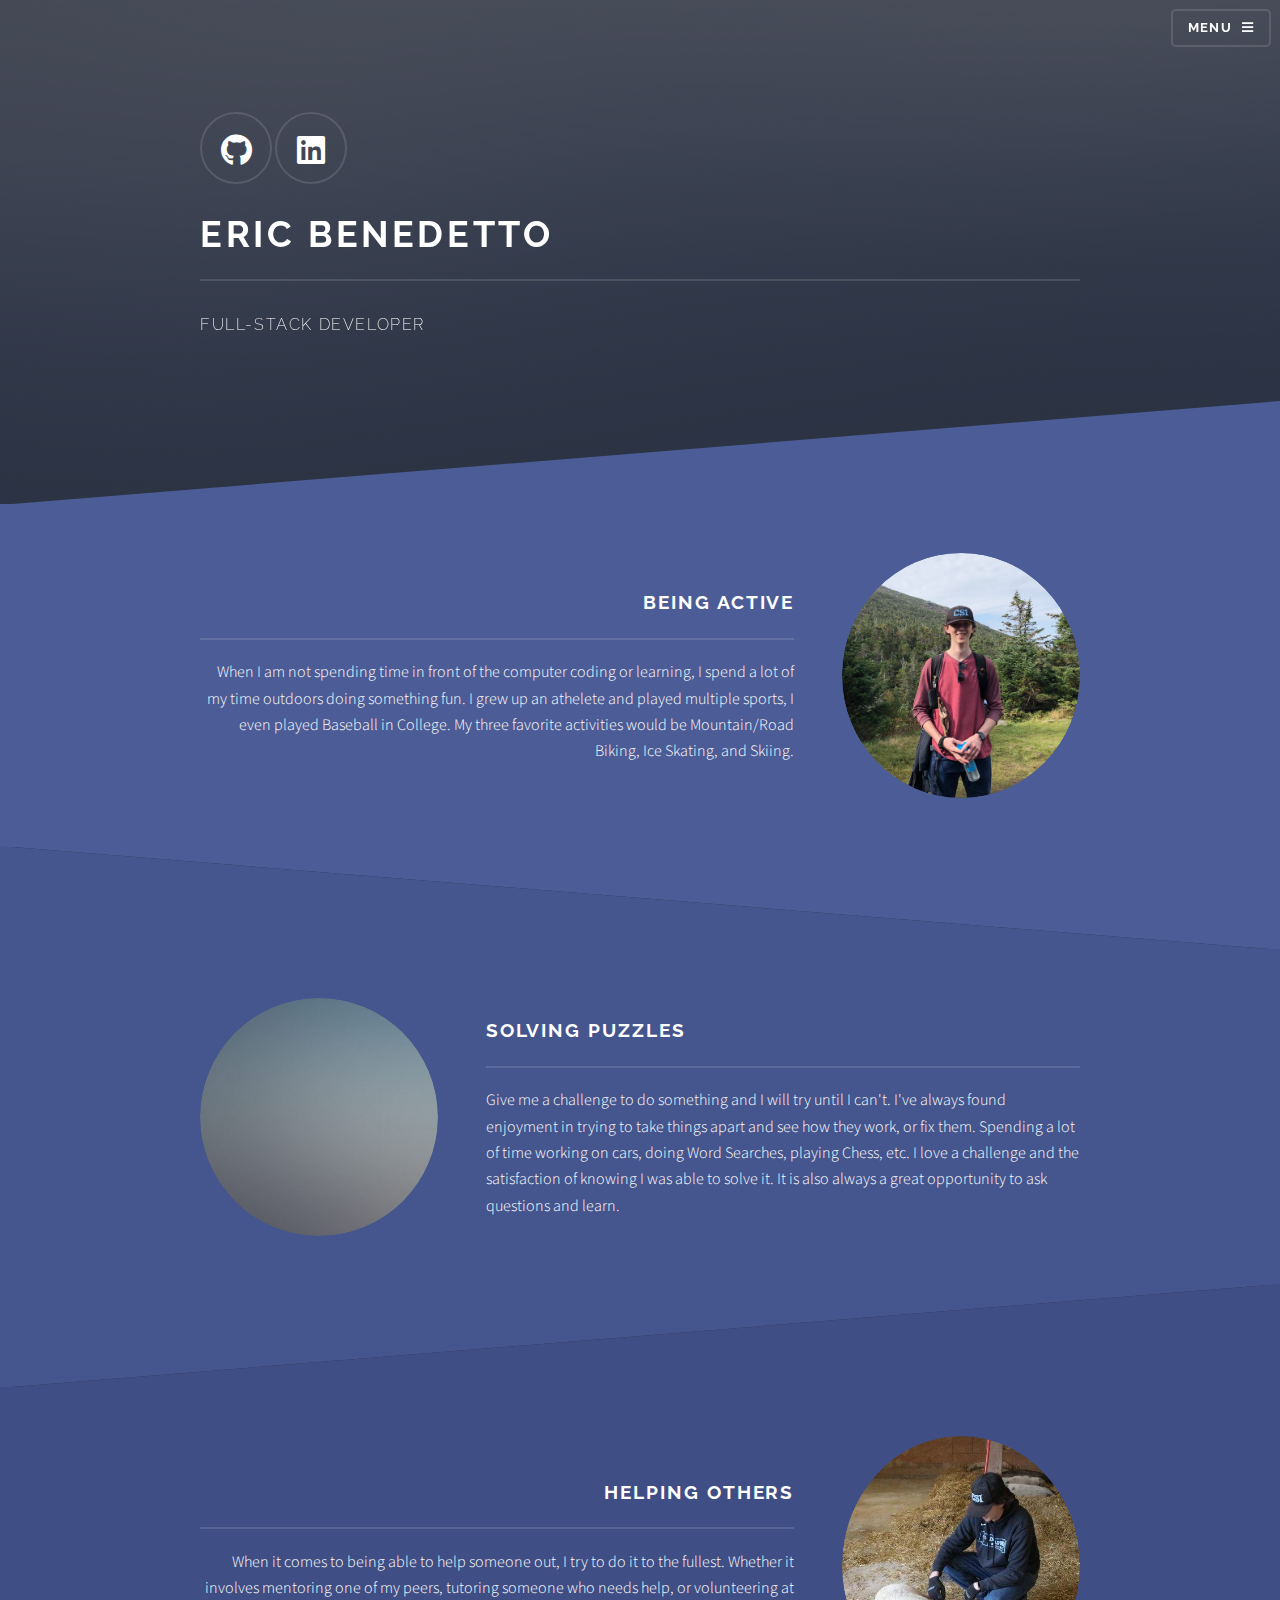
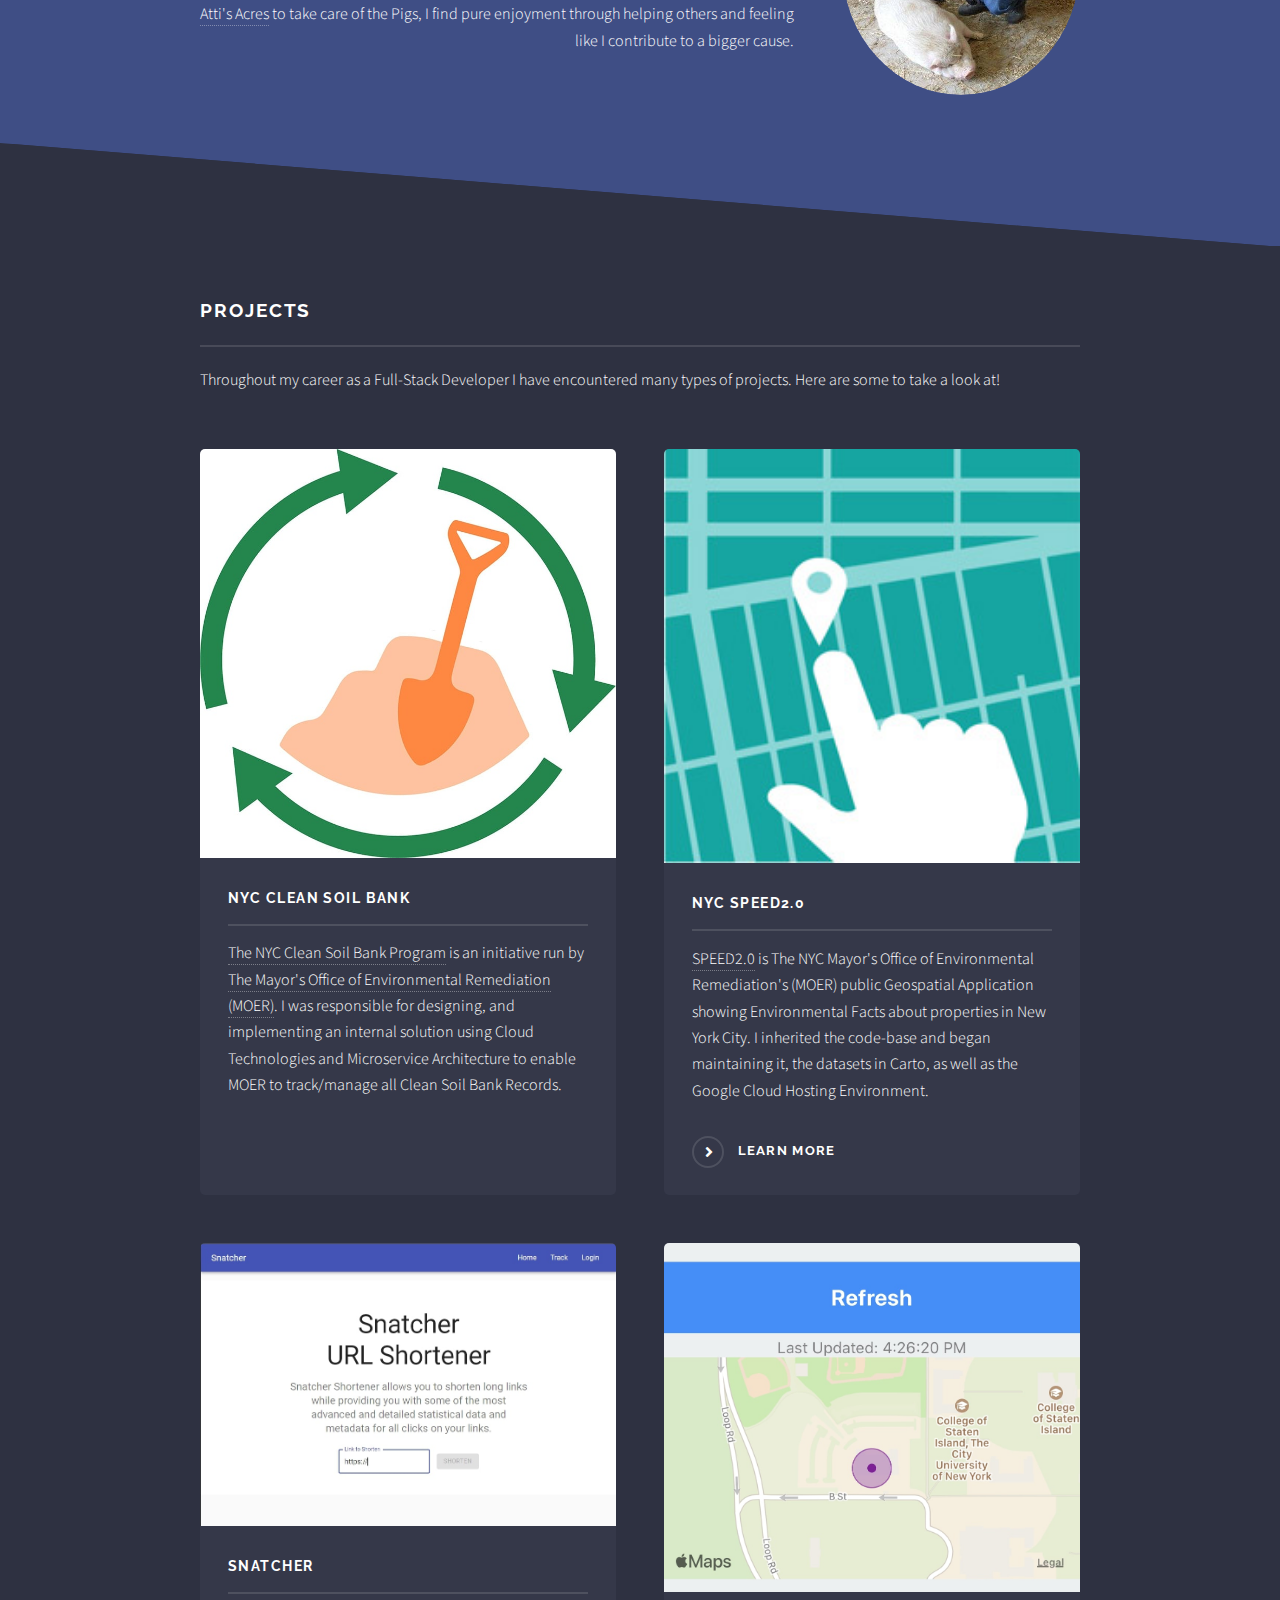
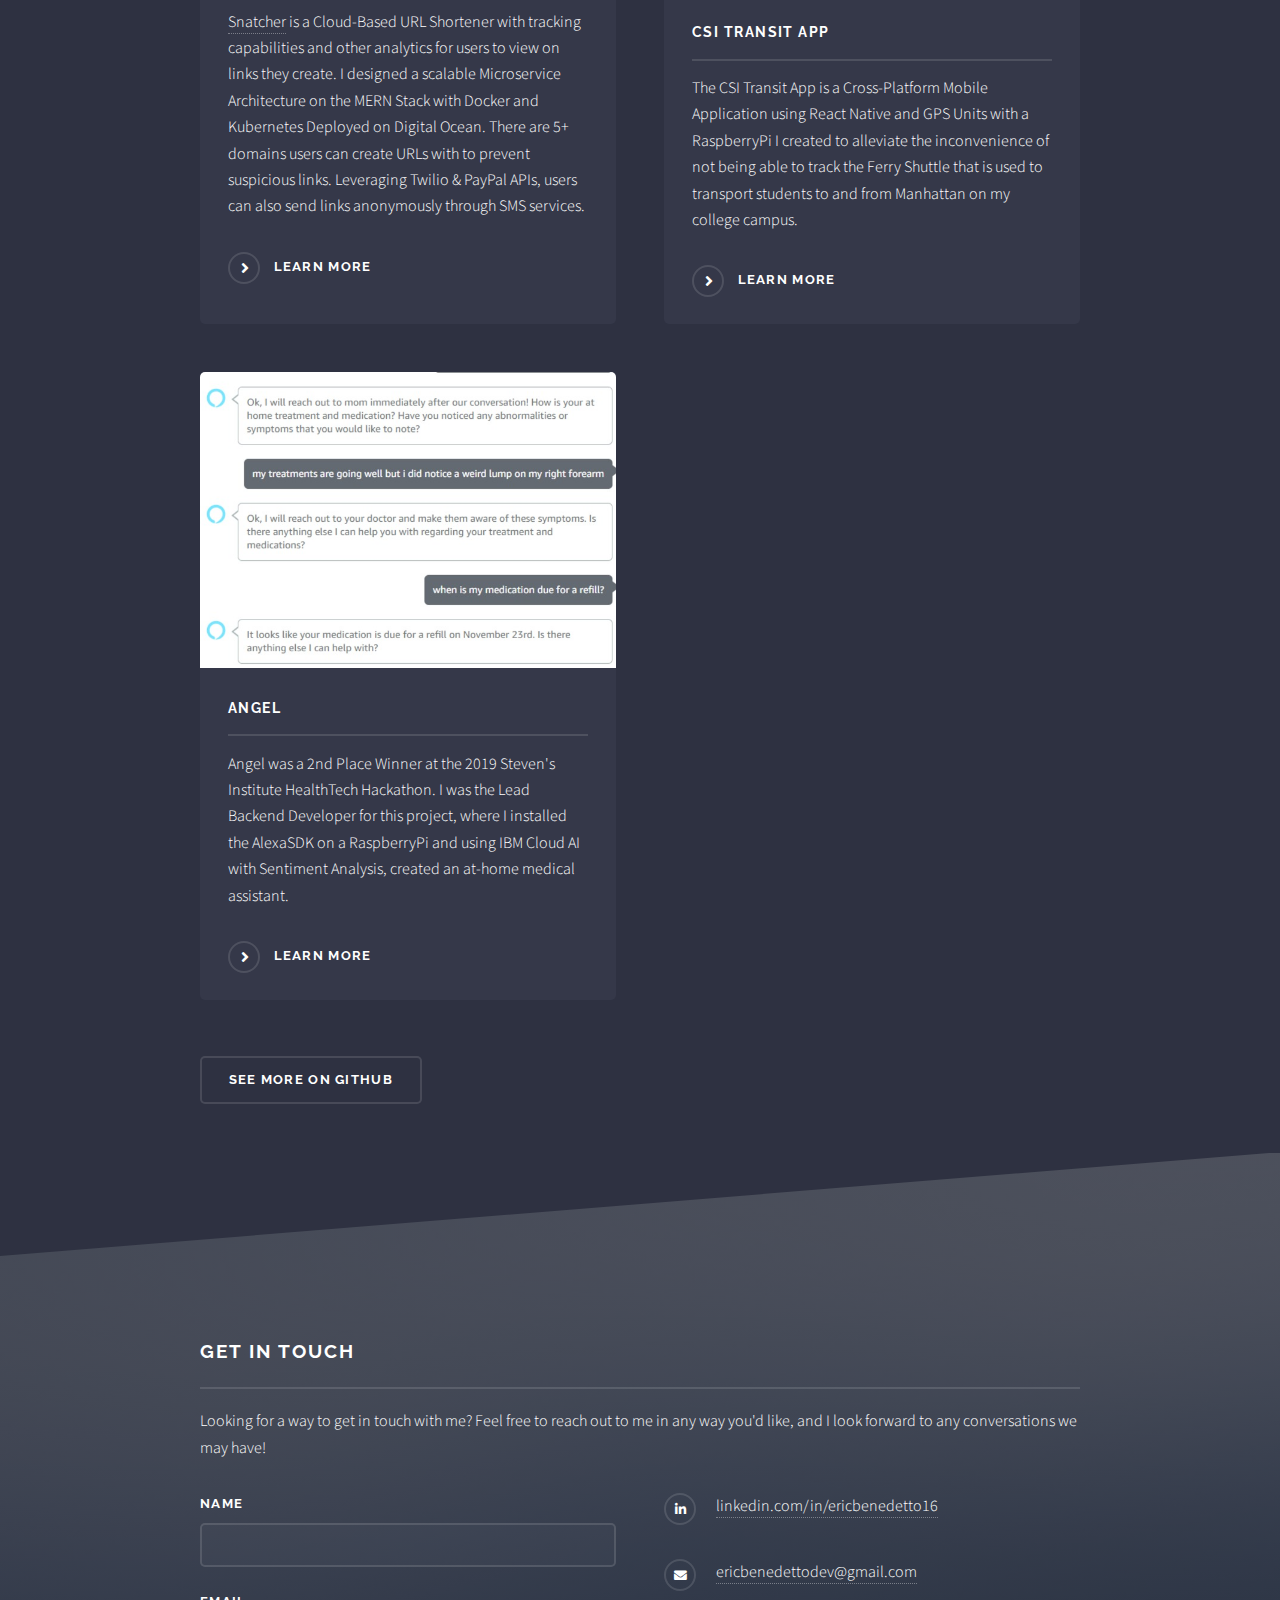
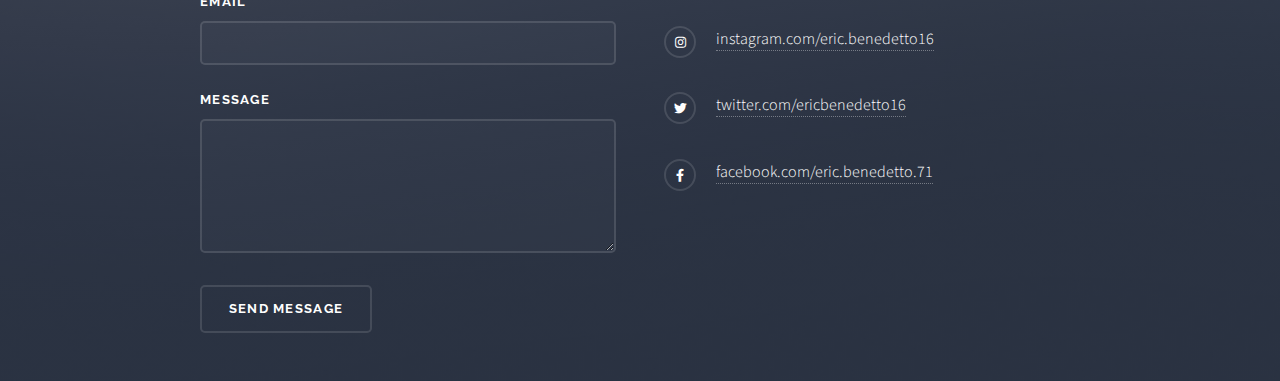
<file: index.html>
<!DOCTYPE html>
<html>
    <head>
        <!-- Global site tag (gtag.js) - Google Analytics -->
        <script
            async
            src="https://www.googletagmanager.com/gtag/js?id=UA-145054420-2"
        ></script>
        <script>
            window.dataLayer = window.dataLayer || [];
            function gtag() {
                dataLayer.push(arguments);
            }
            gtag('js', new Date());

            gtag('config', 'UA-145054420-2');
        </script>
        <title>Eric Benedetto</title>
        <meta charset="utf-8" />
        <meta
            name="viewport"
            content="width=device-width, initial-scale=1, user-scalable=no"
        />
        <link rel="stylesheet" href="assets/css/main.css" />
        <noscript
            ><link rel="stylesheet" href="assets/css/noscript.css"
        /></noscript>
        <link
            rel="shortcut icon"
            href="/images/favicon.ico"
            type="image/x-icon"
        />
        <link rel="icon" href="/images/favicon.ico" type="image/x-icon" />
    </head>
    <body class="is-preload">
        <!-- Page Wrapper -->
        <div id="page-wrapper">
            <!-- Header -->
            <header id="header" class="alt">
                <h1><a href="index.html">Eric Benedetto</a></h1>
                <nav>
                    <a href="#menu">Menu</a>
                </nav>
            </header>

            <!-- Menu -->
            <nav id="menu">
                <div class="inner">
                    <h2>Menu</h2>
                    <ul class="links">
                        <li><a href="#">Home</a></li>
                        <li><a href="#about">About</a></li>
                        <li><a href="#projects">Projects</a></li>
                        <li><a href="/assets/pdf/resume.pdf">Resume</a></li>
                        <li><a href="#contact">Contact</a></li>
                    </ul>
                    <a href="#" class="close">Close</a>
                </div>
            </nav>

            <!-- Banner -->
            <section id="banner">
                <div class="inner">
                    <div class="logo">
                        <a
                            style="border: none"
                            href="https://github.com/ericbenedetto16/"
                            target="_blank"
                        >
                            <span
                                class="icon brands fa-github"
                                style="cursor: pointer !important"
                            >
                            </span>
                        </a>
                        <a
                            style="border: none"
                            href="https://linkedin.com/in/ericbenedetto16/"
                            target="_blank"
                        >
                            <span
                                class="icon brands fa-linkedin"
                                style="cursor: pointer !important"
                            >
                            </span>
                        </a>
                    </div>
                    <h2>Eric Benedetto</h2>
                    <p>Full-Stack Developer</p>
                </div>
            </section>

            <!-- Wrapper -->
            <section id="wrapper">
                <div id="about">
                    <!-- One -->
                    <section id="one" class="wrapper spotlight style1">
                        <!-- <div class="inner" style="display: block">
                            <h2
                                class="major"
                                style="width: 100%; text-align: left"
                            >
                                About Me
                            </h2>
                            <p style="text-align: left">
                                If you want to get to know me a little bit, here
                                are a few things that I enjoy doing!
                            </p>
                        </div> -->
                        <div class="inner">
                            <a
                                href="https://www.youtube.com/watch?v=4hCGC8tU2_Y"
                                target="_blank"
                                class="image"
                            >
                                <img src="images/pic01.jpg" alt="Hiking Photo"
                            /></a>
                            <div class="content">
                                <h2 class="major">Being Active</h2>
                                <p>
                                    When I am not spending time in front of the
                                    computer coding or learning, I spend a lot
                                    of my time outdoors doing something fun. I
                                    grew up an athelete and played multiple
                                    sports, I even played Baseball in College.
                                    My three favorite activities would be
                                    Mountain/Road Biking, Ice Skating, and
                                    Skiing.
                                </p>
                                <!-- <a href="#" class="special">Learn more</a> -->
                            </div>
                        </div>
                    </section>

                    <!-- Two -->
                    <section id="two" class="wrapper alt spotlight style2">
                        <div class="inner">
                            <a
                                href="https://www.youtube.com/watch?v=ob0dQhu15Zw&t=1s&ab_channel=StevensInstituteofTechnology"
                                target="_blank"
                                class="image"
                                ><img src="images/pic02.jpg" alt=""
                            /></a>
                            <div class="content">
                                <h2 class="major">Solving Puzzles</h2>
                                <p>
                                    Give me a challenge to do something and I
                                    will try until I can't. I've always found
                                    enjoyment in trying to take things apart and
                                    see how they work, or fix them. Spending a
                                    lot of time working on cars, doing Word
                                    Searches, playing Chess, etc. I love a
                                    challenge and the satisfaction of knowing I
                                    was able to solve it. It is also always a
                                    great opportunity to ask questions and
                                    learn.
                                </p>
                                <!-- <a href="#" class="special">Learn more</a> -->
                            </div>
                        </div>
                    </section>

                    <!-- Three -->
                    <section id="three" class="wrapper spotlight style3">
                        <div class="inner">
                            <a
                                href="https://www.facebook.com/AttisAcresInc/"
                                target="_blank"
                                class="image"
                                ><img src="images/pic03.jpg" alt=""
                            /></a>
                            <div class="content">
                                <h2 class="major">Helping Others</h2>
                                <p>
                                    When it comes to being able to help someone
                                    out, I try to do it to the fullest. Whether
                                    it involves mentoring one of my peers,
                                    tutoring someone who needs help, or
                                    volunteering at
                                    <a
                                        href="https://www.facebook.com/AttisAcresInc/"
                                        target="_blank"
                                        >Atti's Acres</a
                                    >
                                    to take care of the Pigs, I find pure
                                    enjoyment through helping others and feeling
                                    like I contribute to a bigger cause.
                                </p>
                                <!-- <a href="#" class="special">Learn more</a> -->
                            </div>
                        </div>
                    </section>
                </div>

                <div id="projects">
                    <!-- Four -->
                    <section id="four" class="wrapper alt style1">
                        <div class="inner">
                            <h2 class="major">Projects</h2>
                            <p>
                                Throughout my career as a Full-Stack Developer I
                                have encountered many types of projects. Here
                                are some to take a look at!
                            </p>
                            <section class="features">
                                <article>
                                    <a
                                        href="https://www1.nyc.gov/site/oer/safe-land/clean-soil-bank.page"
                                        class="image"
                                        target="_blank"
                                        ><img src="images/pic04.jpg" alt=""
                                    /></a>
                                    <h3 class="major">NYC Clean Soil Bank</h3>
                                    <p>
                                        <a
                                            href="https://www1.nyc.gov/site/oer/safe-land/clean-soil-bank.page"
                                            target="_blank"
                                            >The NYC Clean Soil Bank Program</a
                                        >
                                        is an initiative run by
                                        <a
                                            href="https://nyc.gov/oer"
                                            target="_blank"
                                            >The Mayor's Office of Environmental
                                            Remediation (MOER)</a
                                        >. I was responsible for designing, and
                                        implementing an internal solution using
                                        Cloud Technologies and Microservice
                                        Architecture to enable MOER to
                                        track/manage all Clean Soil Bank
                                        Records.
                                    </p>
                                    <!-- <a href="#" class="special">Learn more</a> -->
                                </article>
                                <article>
                                    <a
                                        href="https://nyc.gov/speed/"
                                        class="image"
                                        target="_blank"
                                        ><img src="images/pic05.jpg" alt=""
                                    /></a>
                                    <h3 class="major">NYC SPEED2.0</h3>
                                    <p>
                                        <a
                                            href="https://nyc.gov/speed"
                                            target="_blank"
                                            >SPEED2.0</a
                                        >
                                        is The NYC Mayor's Office of
                                        Environmental Remediation's (MOER)
                                        public Geospatial Application showing
                                        Environmental Facts about properties in
                                        New York City. I inherited the code-base
                                        and began maintaining it, the datasets
                                        in Carto, as well as the Google Cloud
                                        Hosting Environment.
                                    </p>
                                    <a
                                        href="https://nyc.gov/speed"
                                        target="_blank"
                                        class="special"
                                        >Learn More</a
                                    >
                                </article>
                                <article>
                                    <a
                                        href="https://github.com/ericbenedetto16/snatcher.link"
                                        class="image"
                                        target="_blank"
                                        ><img src="images/pic09.jpg" alt=""
                                    /></a>
                                    <h3 class="major">Snatcher</h3>
                                    <p>
                                        <a
                                            href="https://snatcher.link"
                                            target="_blank"
                                            >Snatcher</a
                                        >
                                        is a Cloud-Based URL Shortener with
                                        tracking capabilities and other
                                        analytics for users to view on links
                                        they create. I designed a scalable
                                        Microservice Architecture on the MERN
                                        Stack with Docker and Kubernetes
                                        Deployed on Digital Ocean. There are 5+
                                        domains users can create URLs with to
                                        prevent suspicious links. Leveraging
                                        Twilio & PayPal APIs, users can also
                                        send links anonymously through SMS
                                        services.
                                    </p>
                                    <a
                                        href="https://github.com/ericbenedetto16/snatcher.link"
                                        class="special"
                                        target="_blank"
                                        >Learn more</a
                                    >
                                </article>
                                <article>
                                    <a
                                        href="https://github.com/ericbenedetto16/csi-transit-app.git"
                                        class="image"
                                        target="_blank"
                                        ><img src="images/pic06.jpg" alt=""
                                    /></a>
                                    <h3 class="major">CSI Transit App</h3>
                                    <p>
                                        The CSI Transit App is a Cross-Platform
                                        Mobile Application using React Native
                                        and GPS Units with a RaspberryPi I
                                        created to alleviate the inconvenience
                                        of not being able to track the Ferry
                                        Shuttle that is used to transport
                                        students to and from Manhattan on my
                                        college campus.
                                    </p>
                                    <a
                                        href="https://github.com/ericbenedetto16/csi-transit-app.git"
                                        class="special"
                                        target="_blank"
                                        >Learn More</a
                                    >
                                </article>
                                <article>
                                    <a
                                        href="https://devpost.com/software/angel-vqw9o1"
                                        class="image"
                                        target="_blank"
                                        ><img src="images/pic07.jpg" alt=""
                                    /></a>
                                    <h3 class="major">Angel</h3>
                                    <p>
                                        Angel was a 2nd Place Winner at the 2019
                                        Steven's Institute HealthTech Hackathon.
                                        I was the Lead Backend Developer for
                                        this project, where I installed the
                                        AlexaSDK on a RaspberryPi and using IBM
                                        Cloud AI with Sentiment Analysis,
                                        created an at-home medical assistant.
                                    </p>
                                    <a
                                        href="https://devpost.com/software/angel-vqw9o1"
                                        class="special"
                                        target="_blank"
                                        >Learn more</a
                                    >
                                </article>
                            </section>
                            <ul class="actions">
                                <li>
                                    <a
                                        href="https://github.com/ericbenedetto16"
                                        class="button"
                                        target="_blank"
                                        >See More on GitHub</a
                                    >
                                </li>
                            </ul>
                        </div>
                    </section>
                </div>
            </section>

            <div id="contact">
                <!-- Footer -->
                <section id="footer">
                    <div class="inner">
                        <h2 class="major">Get in touch</h2>
                        <p>
                            Looking for a way to get in touch with me? Feel free
                            to reach out to me in any way you'd like, and I look
                            forward to any conversations we may have!
                        </p>

                        <form id="contact-form">
                            <div class="fields">
                                <div class="field">
                                    <label for="name">Name</label>
                                    <input
                                        type="text"
                                        name="name"
                                        id="name"
                                        required
                                    />
                                </div>
                                <div class="field">
                                    <label for="email">Email</label>
                                    <input
                                        type="email"
                                        name="email"
                                        id="email"
                                        required
                                    />
                                </div>
                                <div class="field">
                                    <label for="message">Message</label>
                                    <textarea
                                        name="message"
                                        id="message"
                                        rows="4"
                                        required
                                    ></textarea>
                                </div>
                            </div>
                            <ul class="actions">
                                <li>
                                    <input type="submit" value="Send Message" />
                                </li>
                            </ul>
                        </form>
                        <ul class="contact">
                            <li class="icon brands fa-linkedin-in">
                                <a
                                    href="https://linkedin.com/in/ericbenedetto16/"
                                    target="_blank"
                                    >linkedin.com/in/ericbenedetto16</a
                                >
                            </li>
                            <li class="icon solid fa-envelope">
                                <a href="mailto:ericbenedettodev@gmail.com"
                                    >ericbenedettodev@gmail.com</a
                                >
                            </li>
                            <li class="icon brands fa-instagram">
                                <a
                                    href="https://instagram.com/eric.benedetto16"
                                    target="_blank"
                                    >instagram.com/eric.benedetto16</a
                                >
                            </li>
                            <li class="icon brands fa-twitter">
                                <a
                                    href="https://twitter.com/ericbenedetto16"
                                    target="_blank"
                                    >twitter.com/ericbenedetto16</a
                                >
                            </li>
                            <li class="icon brands fa-facebook-f">
                                <a
                                    href="https://facebook.com/eric.benedetto.71"
                                    target="_blank"
                                    >facebook.com/eric.benedetto.71</a
                                >
                            </li>
                        </ul>
                    </div>
                </section>
            </div>
        </div>

        <!-- Scripts -->
        <script src="assets/js/jquery.min.js"></script>
        <script src="assets/js/jquery.scrollex.min.js"></script>
        <script src="assets/js/browser.min.js"></script>
        <script src="assets/js/breakpoints.min.js"></script>
        <script src="assets/js/util.js"></script>
        <script src="assets/js/main.js"></script>
        <script>
            document
                .querySelector('#contact-form')
                .addEventListener('submit', function (e) {
                    console.log('hello');
                    e.preventDefault();
                    window.location.href =
                        'mailto:ericbenedettodev@gmail.com?Subject=Message From ' +
                        document.querySelector('#name').value +
                        '&Body=' +
                        document.querySelector('#message').value;
                });
        </script>
    </body>
</html>
</file>
<file: assets/css/noscript.css>
/* Banner */

body.is-preload #banner .logo {
    -moz-transform: none;
    -webkit-transform: none;
    -ms-transform: none;
    transform: none;
    opacity: 1;
}

body.is-preload #banner h2 {
    opacity: 1;
    -moz-transform: none;
    -webkit-transform: none;
    -ms-transform: none;
    transform: none;
    -moz-filter: none;
    -webkit-filter: none;
    -ms-filter: none;
    filter: none;
}

body.is-preload #banner p {
    opacity: 01;
    -moz-transform: none;
    -webkit-transform: none;
    -ms-transform: none;
    transform: none;
    -moz-filter: none;
    -webkit-filter: none;
    -ms-filter: none;
    filter: none;
}
</file>
<file: assets/css/main.css>
@import url(fontawesome-all.min.css);
@import url("https://fonts.googleapis.com/css?family=Raleway:200,700|Source+Sans+Pro:300,600,300italic,600italic");


html, body, div, span, applet, object,
iframe, h1, h2, h3, h4, h5, h6, p, blockquote,
pre, a, abbr, acronym, address, big, cite,
code, del, dfn, em, img, ins, kbd, q, s, samp,
small, strike, strong, sub, sup, tt, var, b,
u, i, center, dl, dt, dd, ol, ul, li, fieldset,
form, label, legend, table, caption, tbody,
tfoot, thead, tr, th, td, article, aside,
canvas, details, embed, figure, figcaption,
footer, header, hgroup, menu, nav, output, ruby,
section, summary, time, mark, audio, video {
	margin: 0;
	padding: 0;
	border: 0;
	font-size: 100%;
	font: inherit;
	vertical-align: baseline;}

article, aside, details, figcaption, figure,
footer, header, hgroup, menu, nav, section {
	display: block;}

body {
	line-height: 1;
}

ol, ul {
	list-style: none;
}

blockquote, q {
	quotes: none;
}

	blockquote:before, blockquote:after, q:before, q:after {
		content: '';
		content: none;
	}

table {
	border-collapse: collapse;
	border-spacing: 0;
}

body {
	-webkit-text-size-adjust: none;
}

mark {
	background-color: transparent;
	color: inherit;
}

input::-moz-focus-inner {
	border: 0;
	padding: 0;
}

input, select, textarea {
	-moz-appearance: none;
	-webkit-appearance: none;
	-ms-appearance: none;
	appearance: none;
}

/* Basic */

	@-ms-viewport {
		width: device-width;
	}

	body {
		-ms-overflow-style: scrollbar;
	}

	@media screen and (max-width: 480px) {

		html, body {
			min-width: 320px;
		}

	}

	html {
		box-sizing: border-box;
	}

	*, *:before, *:after {
		box-sizing: inherit;
	}

	body {
		background-color: #2e3141;
		background-image: linear-gradient(to top, rgba(46, 49, 65, 0.8), rgba(46, 49, 65, 0.8)), url("../../images/bg.jpg");
		background-size: auto,
 cover;
		background-attachment: fixed,
 fixed;
		background-position: center,
 center;
	}

		body.is-preload *, body.is-preload *:before, body.is-preload *:after {
			-moz-animation: none !important;
			-webkit-animation: none !important;
			-ms-animation: none !important;
			animation: none !important;
			-moz-transition: none !important;
			-webkit-transition: none !important;
			-ms-transition: none !important;
			transition: none !important;
		}

/* Type */

	body, input, select, textarea {
		color: #ffffff;
		font-family: "Source Sans Pro", Helvetica, sans-serif;
		font-size: 16.5pt;
		font-weight: 300;
		line-height: 1.65;
	}

		@media screen and (max-width: 1680px) {

			body, input, select, textarea {
				font-size: 13pt;
			}

		}

		@media screen and (max-width: 1280px) {

			body, input, select, textarea {
				font-size: 12pt;
			}

		}

		@media screen and (max-width: 980px) {

			body, input, select, textarea {
				font-size: 12pt;
			}

		}

		@media screen and (max-width: 736px) {

			body, input, select, textarea {
				font-size: 12pt;
			}

		}

		@media screen and (max-width: 480px) {

			body, input, select, textarea {
				font-size: 12pt;
			}

		}

	a {
		-moz-transition: color 0.2s ease-in-out, border-bottom-color 0.2s ease-in-out;
		-webkit-transition: color 0.2s ease-in-out, border-bottom-color 0.2s ease-in-out;
		-ms-transition: color 0.2s ease-in-out, border-bottom-color 0.2s ease-in-out;
		transition: color 0.2s ease-in-out, border-bottom-color 0.2s ease-in-out;
		border-bottom: dotted 1px rgba(255, 255, 255, 0.35);
		color: #ffffff;
		text-decoration: none;
	}

		a:hover {
			border-bottom-color: transparent;
			color: #ffffff !important;
		}

		a.special:not(.button) {
			text-decoration: none;
			border-bottom: 0;
			display: block;
			font-family: Raleway, Helvetica, sans-serif;
			font-size: 0.8em;
			font-weight: 700;
			letter-spacing: 0.1em;
			margin: 0 0 2em 0;
			text-transform: uppercase;
		}

			a.special:not(.button):before {
				-moz-osx-font-smoothing: grayscale;
				-webkit-font-smoothing: antialiased;
				display: inline-block;
				font-style: normal;
				font-variant: normal;
				text-rendering: auto;
				line-height: 1;
				text-transform: none !important;
				font-family: 'Font Awesome 5 Free';
				font-weight: 900;
			}

			a.special:not(.button):before {
				-moz-transition: background-color 0.2s ease-in-out;
				-webkit-transition: background-color 0.2s ease-in-out;
				-ms-transition: background-color 0.2s ease-in-out;
				transition: background-color 0.2s ease-in-out;
				border-radius: 100%;
				border: solid 2px rgba(255, 255, 255, 0.125);
				content: '\f105';
				display: inline-block;
				font-size: 1.25em;
				height: 2em;
				line-height: 1.75em;
				margin-right: 0.85em;
				text-align: center;
				text-indent: 0.15em;
				vertical-align: middle;
				width: 2em;
			}

			a.special:not(.button):hover:before {
				background-color: rgba(255, 255, 255, 0.025);
			}

			a.special:not(.button):active:before {
				background-color: rgba(255, 255, 255, 0.075);
			}

	strong, b {
		color: #ffffff;
		font-weight: 600;
	}

	em, i {
		font-style: italic;
	}

	p {
		margin: 0 0 2em 0;
	}

	h1, h2, h3, h4, h5, h6 {
		color: #ffffff;
		font-family: Raleway, Helvetica, sans-serif;
		font-weight: 700;
		letter-spacing: 0.1em;
		margin: 0 0 1em 0;
		text-transform: uppercase;
	}

		h1 a, h2 a, h3 a, h4 a, h5 a, h6 a {
			color: inherit;
			text-decoration: none;
			border-bottom: 0;
		}

		h1 span, h2 span, h3 span, h4 span, h5 span, h6 span {
			font-weight: 200;
		}

		h1.major, h2.major, h3.major, h4.major, h5.major, h6.major {
			padding-bottom: 1em;
			border-bottom: solid 2px rgba(255, 255, 255, 0.125);
		}

	h2 {
		font-size: 1.2em;
	}

	h3 {
		font-size: 0.9em;
	}

	h4 {
		font-size: 0.7em;
	}

	h5 {
		font-size: 0.7em;
	}

	h6 {
		font-size: 0.7em;
	}

	@media screen and (max-width: 736px) {

		h2 {
			font-size: 1em;
		}

		h3 {
			font-size: 0.8em;
		}

	}

	sub {
		font-size: 0.8em;
		position: relative;
		top: 0.5em;
	}

	sup {
		font-size: 0.8em;
		position: relative;
		top: -0.5em;
	}

	blockquote {
		border-left: solid 4px rgba(255, 255, 255, 0.125);
		font-style: italic;
		margin: 0 0 2em 0;
		padding: 0.5em 0 0.5em 2em;
	}

	code {
		background: rgba(255, 255, 255, 0.025);
		border-radius: 5px;
		border: solid 2px rgba(255, 255, 255, 0.125);
		font-family: "Courier New", monospace;
		font-size: 0.9em;
		margin: 0 0.25em;
		padding: 0.25em 0.65em;
	}

	pre {
		-webkit-overflow-scrolling: touch;
		font-family: "Courier New", monospace;
		font-size: 0.9em;
		margin: 0 0 2em 0;
	}

		pre code {
			display: block;
			line-height: 1.75em;
			padding: 1em 1.5em;
			overflow-x: auto;
		}

	hr {
		border: 0;
		border-bottom: solid 2px rgba(255, 255, 255, 0.125);
		margin: 2.5em 0;
	}

		hr.major {
			margin: 4em 0;
		}

	.align-left {
		text-align: left;
	}

	.align-center {
		text-align: center;
	}

	.align-right {
		text-align: right;
	}

/* Row */

	.row {
		display: flex;
		flex-wrap: wrap;
		box-sizing: border-box;
		align-items: stretch;
	}

		.row > * {
			box-sizing: border-box;
		}

		.row.gtr-uniform > * > :last-child {
			margin-bottom: 0;
		}

		.row.aln-left {
			justify-content: flex-start;
		}

		.row.aln-center {
			justify-content: center;
		}

		.row.aln-right {
			justify-content: flex-end;
		}

		.row.aln-top {
			align-items: flex-start;
		}

		.row.aln-middle {
			align-items: center;
		}

		.row.aln-bottom {
			align-items: flex-end;
		}

		.row > .imp {
			order: -1;
		}

		.row > .col-1 {
			width: 8.33333%;
		}

		.row > .off-1 {
			margin-left: 8.33333%;
		}

		.row > .col-2 {
			width: 16.66667%;
		}

		.row > .off-2 {
			margin-left: 16.66667%;
		}

		.row > .col-3 {
			width: 25%;
		}

		.row > .off-3 {
			margin-left: 25%;
		}

		.row > .col-4 {
			width: 33.33333%;
		}

		.row > .off-4 {
			margin-left: 33.33333%;
		}

		.row > .col-5 {
			width: 41.66667%;
		}

		.row > .off-5 {
			margin-left: 41.66667%;
		}

		.row > .col-6 {
			width: 50%;
		}

		.row > .off-6 {
			margin-left: 50%;
		}

		.row > .col-7 {
			width: 58.33333%;
		}

		.row > .off-7 {
			margin-left: 58.33333%;
		}

		.row > .col-8 {
			width: 66.66667%;
		}

		.row > .off-8 {
			margin-left: 66.66667%;
		}

		.row > .col-9 {
			width: 75%;
		}

		.row > .off-9 {
			margin-left: 75%;
		}

		.row > .col-10 {
			width: 83.33333%;
		}

		.row > .off-10 {
			margin-left: 83.33333%;
		}

		.row > .col-11 {
			width: 91.66667%;
		}

		.row > .off-11 {
			margin-left: 91.66667%;
		}

		.row > .col-12 {
			width: 100%;
		}

		.row > .off-12 {
			margin-left: 100%;
		}

		.row.gtr-0 {
			margin-top: 0;
			margin-left: 0em;
		}

			.row.gtr-0 > * {
				padding: 0 0 0 0em;
			}

			.row.gtr-0.gtr-uniform {
				margin-top: 0em;
			}

				.row.gtr-0.gtr-uniform > * {
					padding-top: 0em;
				}

		.row.gtr-25 {
			margin-top: 0;
			margin-left: -0.4375em;
		}

			.row.gtr-25 > * {
				padding: 0 0 0 0.4375em;
			}

			.row.gtr-25.gtr-uniform {
				margin-top: -0.4375em;
			}

				.row.gtr-25.gtr-uniform > * {
					padding-top: 0.4375em;
				}

		.row.gtr-50 {
			margin-top: 0;
			margin-left: -0.875em;
		}

			.row.gtr-50 > * {
				padding: 0 0 0 0.875em;
			}

			.row.gtr-50.gtr-uniform {
				margin-top: -0.875em;
			}

				.row.gtr-50.gtr-uniform > * {
					padding-top: 0.875em;
				}

		.row {
			margin-top: 0;
			margin-left: -1.75em;
		}

			.row > * {
				padding: 0 0 0 1.75em;
			}

			.row.gtr-uniform {
				margin-top: -1.75em;
			}

				.row.gtr-uniform > * {
					padding-top: 1.75em;
				}

		.row.gtr-150 {
			margin-top: 0;
			margin-left: -2.625em;
		}

			.row.gtr-150 > * {
				padding: 0 0 0 2.625em;
			}

			.row.gtr-150.gtr-uniform {
				margin-top: -2.625em;
			}

				.row.gtr-150.gtr-uniform > * {
					padding-top: 2.625em;
				}

		.row.gtr-200 {
			margin-top: 0;
			margin-left: -3.5em;
		}

			.row.gtr-200 > * {
				padding: 0 0 0 3.5em;
			}

			.row.gtr-200.gtr-uniform {
				margin-top: -3.5em;
			}

				.row.gtr-200.gtr-uniform > * {
					padding-top: 3.5em;
				}

		@media screen and (max-width: 1680px) {

			.row {
				display: flex;
				flex-wrap: wrap;
				box-sizing: border-box;
				align-items: stretch;
			}

				.row > * {
					box-sizing: border-box;
				}

				.row.gtr-uniform > * > :last-child {
					margin-bottom: 0;
				}

				.row.aln-left {
					justify-content: flex-start;
				}

				.row.aln-center {
					justify-content: center;
				}

				.row.aln-right {
					justify-content: flex-end;
				}

				.row.aln-top {
					align-items: flex-start;
				}

				.row.aln-middle {
					align-items: center;
				}

				.row.aln-bottom {
					align-items: flex-end;
				}

				.row > .imp-xlarge {
					order: -1;
				}

				.row > .col-1-xlarge {
					width: 8.33333%;
				}

				.row > .off-1-xlarge {
					margin-left: 8.33333%;
				}

				.row > .col-2-xlarge {
					width: 16.66667%;
				}

				.row > .off-2-xlarge {
					margin-left: 16.66667%;
				}

				.row > .col-3-xlarge {
					width: 25%;
				}

				.row > .off-3-xlarge {
					margin-left: 25%;
				}

				.row > .col-4-xlarge {
					width: 33.33333%;
				}

				.row > .off-4-xlarge {
					margin-left: 33.33333%;
				}

				.row > .col-5-xlarge {
					width: 41.66667%;
				}

				.row > .off-5-xlarge {
					margin-left: 41.66667%;
				}

				.row > .col-6-xlarge {
					width: 50%;
				}

				.row > .off-6-xlarge {
					margin-left: 50%;
				}

				.row > .col-7-xlarge {
					width: 58.33333%;
				}

				.row > .off-7-xlarge {
					margin-left: 58.33333%;
				}

				.row > .col-8-xlarge {
					width: 66.66667%;
				}

				.row > .off-8-xlarge {
					margin-left: 66.66667%;
				}

				.row > .col-9-xlarge {
					width: 75%;
				}

				.row > .off-9-xlarge {
					margin-left: 75%;
				}

				.row > .col-10-xlarge {
					width: 83.33333%;
				}

				.row > .off-10-xlarge {
					margin-left: 83.33333%;
				}

				.row > .col-11-xlarge {
					width: 91.66667%;
				}

				.row > .off-11-xlarge {
					margin-left: 91.66667%;
				}

				.row > .col-12-xlarge {
					width: 100%;
				}

				.row > .off-12-xlarge {
					margin-left: 100%;
				}

				.row.gtr-0 {
					margin-top: 0;
					margin-left: 0em;
				}

					.row.gtr-0 > * {
						padding: 0 0 0 0em;
					}

					.row.gtr-0.gtr-uniform {
						margin-top: 0em;
					}

						.row.gtr-0.gtr-uniform > * {
							padding-top: 0em;
						}

				.row.gtr-25 {
					margin-top: 0;
					margin-left: -0.4375em;
				}

					.row.gtr-25 > * {
						padding: 0 0 0 0.4375em;
					}

					.row.gtr-25.gtr-uniform {
						margin-top: -0.4375em;
					}

						.row.gtr-25.gtr-uniform > * {
							padding-top: 0.4375em;
						}

				.row.gtr-50 {
					margin-top: 0;
					margin-left: -0.875em;
				}

					.row.gtr-50 > * {
						padding: 0 0 0 0.875em;
					}

					.row.gtr-50.gtr-uniform {
						margin-top: -0.875em;
					}

						.row.gtr-50.gtr-uniform > * {
							padding-top: 0.875em;
						}

				.row {
					margin-top: 0;
					margin-left: -1.75em;
				}

					.row > * {
						padding: 0 0 0 1.75em;
					}

					.row.gtr-uniform {
						margin-top: -1.75em;
					}

						.row.gtr-uniform > * {
							padding-top: 1.75em;
						}

				.row.gtr-150 {
					margin-top: 0;
					margin-left: -2.625em;
				}

					.row.gtr-150 > * {
						padding: 0 0 0 2.625em;
					}

					.row.gtr-150.gtr-uniform {
						margin-top: -2.625em;
					}

						.row.gtr-150.gtr-uniform > * {
							padding-top: 2.625em;
						}

				.row.gtr-200 {
					margin-top: 0;
					margin-left: -3.5em;
				}

					.row.gtr-200 > * {
						padding: 0 0 0 3.5em;
					}

					.row.gtr-200.gtr-uniform {
						margin-top: -3.5em;
					}

						.row.gtr-200.gtr-uniform > * {
							padding-top: 3.5em;
						}

		}

		@media screen and (max-width: 1280px) {

			.row {
				display: flex;
				flex-wrap: wrap;
				box-sizing: border-box;
				align-items: stretch;
			}

				.row > * {
					box-sizing: border-box;
				}

				.row.gtr-uniform > * > :last-child {
					margin-bottom: 0;
				}

				.row.aln-left {
					justify-content: flex-start;
				}

				.row.aln-center {
					justify-content: center;
				}

				.row.aln-right {
					justify-content: flex-end;
				}

				.row.aln-top {
					align-items: flex-start;
				}

				.row.aln-middle {
					align-items: center;
				}

				.row.aln-bottom {
					align-items: flex-end;
				}

				.row > .imp-large {
					order: -1;
				}

				.row > .col-1-large {
					width: 8.33333%;
				}

				.row > .off-1-large {
					margin-left: 8.33333%;
				}

				.row > .col-2-large {
					width: 16.66667%;
				}

				.row > .off-2-large {
					margin-left: 16.66667%;
				}

				.row > .col-3-large {
					width: 25%;
				}

				.row > .off-3-large {
					margin-left: 25%;
				}

				.row > .col-4-large {
					width: 33.33333%;
				}

				.row > .off-4-large {
					margin-left: 33.33333%;
				}

				.row > .col-5-large {
					width: 41.66667%;
				}

				.row > .off-5-large {
					margin-left: 41.66667%;
				}

				.row > .col-6-large {
					width: 50%;
				}

				.row > .off-6-large {
					margin-left: 50%;
				}

				.row > .col-7-large {
					width: 58.33333%;
				}

				.row > .off-7-large {
					margin-left: 58.33333%;
				}

				.row > .col-8-large {
					width: 66.66667%;
				}

				.row > .off-8-large {
					margin-left: 66.66667%;
				}

				.row > .col-9-large {
					width: 75%;
				}

				.row > .off-9-large {
					margin-left: 75%;
				}

				.row > .col-10-large {
					width: 83.33333%;
				}

				.row > .off-10-large {
					margin-left: 83.33333%;
				}

				.row > .col-11-large {
					width: 91.66667%;
				}

				.row > .off-11-large {
					margin-left: 91.66667%;
				}

				.row > .col-12-large {
					width: 100%;
				}

				.row > .off-12-large {
					margin-left: 100%;
				}

				.row.gtr-0 {
					margin-top: 0;
					margin-left: 0em;
				}

					.row.gtr-0 > * {
						padding: 0 0 0 0em;
					}

					.row.gtr-0.gtr-uniform {
						margin-top: 0em;
					}

						.row.gtr-0.gtr-uniform > * {
							padding-top: 0em;
						}

				.row.gtr-25 {
					margin-top: 0;
					margin-left: -0.4375em;
				}

					.row.gtr-25 > * {
						padding: 0 0 0 0.4375em;
					}

					.row.gtr-25.gtr-uniform {
						margin-top: -0.4375em;
					}

						.row.gtr-25.gtr-uniform > * {
							padding-top: 0.4375em;
						}

				.row.gtr-50 {
					margin-top: 0;
					margin-left: -0.875em;
				}

					.row.gtr-50 > * {
						padding: 0 0 0 0.875em;
					}

					.row.gtr-50.gtr-uniform {
						margin-top: -0.875em;
					}

						.row.gtr-50.gtr-uniform > * {
							padding-top: 0.875em;
						}

				.row {
					margin-top: 0;
					margin-left: -1.75em;
				}

					.row > * {
						padding: 0 0 0 1.75em;
					}

					.row.gtr-uniform {
						margin-top: -1.75em;
					}

						.row.gtr-uniform > * {
							padding-top: 1.75em;
						}

				.row.gtr-150 {
					margin-top: 0;
					margin-left: -2.625em;
				}

					.row.gtr-150 > * {
						padding: 0 0 0 2.625em;
					}

					.row.gtr-150.gtr-uniform {
						margin-top: -2.625em;
					}

						.row.gtr-150.gtr-uniform > * {
							padding-top: 2.625em;
						}

				.row.gtr-200 {
					margin-top: 0;
					margin-left: -3.5em;
				}

					.row.gtr-200 > * {
						padding: 0 0 0 3.5em;
					}

					.row.gtr-200.gtr-uniform {
						margin-top: -3.5em;
					}

						.row.gtr-200.gtr-uniform > * {
							padding-top: 3.5em;
						}

		}

		@media screen and (max-width: 980px) {

			.row {
				display: flex;
				flex-wrap: wrap;
				box-sizing: border-box;
				align-items: stretch;
			}

				.row > * {
					box-sizing: border-box;
				}

				.row.gtr-uniform > * > :last-child {
					margin-bottom: 0;
				}

				.row.aln-left {
					justify-content: flex-start;
				}

				.row.aln-center {
					justify-content: center;
				}

				.row.aln-right {
					justify-content: flex-end;
				}

				.row.aln-top {
					align-items: flex-start;
				}

				.row.aln-middle {
					align-items: center;
				}

				.row.aln-bottom {
					align-items: flex-end;
				}

				.row > .imp-medium {
					order: -1;
				}

				.row > .col-1-medium {
					width: 8.33333%;
				}

				.row > .off-1-medium {
					margin-left: 8.33333%;
				}

				.row > .col-2-medium {
					width: 16.66667%;
				}

				.row > .off-2-medium {
					margin-left: 16.66667%;
				}

				.row > .col-3-medium {
					width: 25%;
				}

				.row > .off-3-medium {
					margin-left: 25%;
				}

				.row > .col-4-medium {
					width: 33.33333%;
				}

				.row > .off-4-medium {
					margin-left: 33.33333%;
				}

				.row > .col-5-medium {
					width: 41.66667%;
				}

				.row > .off-5-medium {
					margin-left: 41.66667%;
				}

				.row > .col-6-medium {
					width: 50%;
				}

				.row > .off-6-medium {
					margin-left: 50%;
				}

				.row > .col-7-medium {
					width: 58.33333%;
				}

				.row > .off-7-medium {
					margin-left: 58.33333%;
				}

				.row > .col-8-medium {
					width: 66.66667%;
				}

				.row > .off-8-medium {
					margin-left: 66.66667%;
				}

				.row > .col-9-medium {
					width: 75%;
				}

				.row > .off-9-medium {
					margin-left: 75%;
				}

				.row > .col-10-medium {
					width: 83.33333%;
				}

				.row > .off-10-medium {
					margin-left: 83.33333%;
				}

				.row > .col-11-medium {
					width: 91.66667%;
				}

				.row > .off-11-medium {
					margin-left: 91.66667%;
				}

				.row > .col-12-medium {
					width: 100%;
				}

				.row > .off-12-medium {
					margin-left: 100%;
				}

				.row.gtr-0 {
					margin-top: 0;
					margin-left: 0em;
				}

					.row.gtr-0 > * {
						padding: 0 0 0 0em;
					}

					.row.gtr-0.gtr-uniform {
						margin-top: 0em;
					}

						.row.gtr-0.gtr-uniform > * {
							padding-top: 0em;
						}

				.row.gtr-25 {
					margin-top: 0;
					margin-left: -0.4375em;
				}

					.row.gtr-25 > * {
						padding: 0 0 0 0.4375em;
					}

					.row.gtr-25.gtr-uniform {
						margin-top: -0.4375em;
					}

						.row.gtr-25.gtr-uniform > * {
							padding-top: 0.4375em;
						}

				.row.gtr-50 {
					margin-top: 0;
					margin-left: -0.875em;
				}

					.row.gtr-50 > * {
						padding: 0 0 0 0.875em;
					}

					.row.gtr-50.gtr-uniform {
						margin-top: -0.875em;
					}

						.row.gtr-50.gtr-uniform > * {
							padding-top: 0.875em;
						}

				.row {
					margin-top: 0;
					margin-left: -1.75em;
				}

					.row > * {
						padding: 0 0 0 1.75em;
					}

					.row.gtr-uniform {
						margin-top: -1.75em;
					}

						.row.gtr-uniform > * {
							padding-top: 1.75em;
						}

				.row.gtr-150 {
					margin-top: 0;
					margin-left: -2.625em;
				}

					.row.gtr-150 > * {
						padding: 0 0 0 2.625em;
					}

					.row.gtr-150.gtr-uniform {
						margin-top: -2.625em;
					}

						.row.gtr-150.gtr-uniform > * {
							padding-top: 2.625em;
						}

				.row.gtr-200 {
					margin-top: 0;
					margin-left: -3.5em;
				}

					.row.gtr-200 > * {
						padding: 0 0 0 3.5em;
					}

					.row.gtr-200.gtr-uniform {
						margin-top: -3.5em;
					}

						.row.gtr-200.gtr-uniform > * {
							padding-top: 3.5em;
						}

		}

		@media screen and (max-width: 736px) {

			.row {
				display: flex;
				flex-wrap: wrap;
				box-sizing: border-box;
				align-items: stretch;
			}

				.row > * {
					box-sizing: border-box;
				}

				.row.gtr-uniform > * > :last-child {
					margin-bottom: 0;
				}

				.row.aln-left {
					justify-content: flex-start;
				}

				.row.aln-center {
					justify-content: center;
				}

				.row.aln-right {
					justify-content: flex-end;
				}

				.row.aln-top {
					align-items: flex-start;
				}

				.row.aln-middle {
					align-items: center;
				}

				.row.aln-bottom {
					align-items: flex-end;
				}

				.row > .imp-small {
					order: -1;
				}

				.row > .col-1-small {
					width: 8.33333%;
				}

				.row > .off-1-small {
					margin-left: 8.33333%;
				}

				.row > .col-2-small {
					width: 16.66667%;
				}

				.row > .off-2-small {
					margin-left: 16.66667%;
				}

				.row > .col-3-small {
					width: 25%;
				}

				.row > .off-3-small {
					margin-left: 25%;
				}

				.row > .col-4-small {
					width: 33.33333%;
				}

				.row > .off-4-small {
					margin-left: 33.33333%;
				}

				.row > .col-5-small {
					width: 41.66667%;
				}

				.row > .off-5-small {
					margin-left: 41.66667%;
				}

				.row > .col-6-small {
					width: 50%;
				}

				.row > .off-6-small {
					margin-left: 50%;
				}

				.row > .col-7-small {
					width: 58.33333%;
				}

				.row > .off-7-small {
					margin-left: 58.33333%;
				}

				.row > .col-8-small {
					width: 66.66667%;
				}

				.row > .off-8-small {
					margin-left: 66.66667%;
				}

				.row > .col-9-small {
					width: 75%;
				}

				.row > .off-9-small {
					margin-left: 75%;
				}

				.row > .col-10-small {
					width: 83.33333%;
				}

				.row > .off-10-small {
					margin-left: 83.33333%;
				}

				.row > .col-11-small {
					width: 91.66667%;
				}

				.row > .off-11-small {
					margin-left: 91.66667%;
				}

				.row > .col-12-small {
					width: 100%;
				}

				.row > .off-12-small {
					margin-left: 100%;
				}

				.row.gtr-0 {
					margin-top: 0;
					margin-left: 0em;
				}

					.row.gtr-0 > * {
						padding: 0 0 0 0em;
					}

					.row.gtr-0.gtr-uniform {
						margin-top: 0em;
					}

						.row.gtr-0.gtr-uniform > * {
							padding-top: 0em;
						}

				.row.gtr-25 {
					margin-top: 0;
					margin-left: -0.3125em;
				}

					.row.gtr-25 > * {
						padding: 0 0 0 0.3125em;
					}

					.row.gtr-25.gtr-uniform {
						margin-top: -0.3125em;
					}

						.row.gtr-25.gtr-uniform > * {
							padding-top: 0.3125em;
						}

				.row.gtr-50 {
					margin-top: 0;
					margin-left: -0.625em;
				}

					.row.gtr-50 > * {
						padding: 0 0 0 0.625em;
					}

					.row.gtr-50.gtr-uniform {
						margin-top: -0.625em;
					}

						.row.gtr-50.gtr-uniform > * {
							padding-top: 0.625em;
						}

				.row {
					margin-top: 0;
					margin-left: -1.25em;
				}

					.row > * {
						padding: 0 0 0 1.25em;
					}

					.row.gtr-uniform {
						margin-top: -1.25em;
					}

						.row.gtr-uniform > * {
							padding-top: 1.25em;
						}

				.row.gtr-150 {
					margin-top: 0;
					margin-left: -1.875em;
				}

					.row.gtr-150 > * {
						padding: 0 0 0 1.875em;
					}

					.row.gtr-150.gtr-uniform {
						margin-top: -1.875em;
					}

						.row.gtr-150.gtr-uniform > * {
							padding-top: 1.875em;
						}

				.row.gtr-200 {
					margin-top: 0;
					margin-left: -2.5em;
				}

					.row.gtr-200 > * {
						padding: 0 0 0 2.5em;
					}

					.row.gtr-200.gtr-uniform {
						margin-top: -2.5em;
					}

						.row.gtr-200.gtr-uniform > * {
							padding-top: 2.5em;
						}

		}

		@media screen and (max-width: 480px) {

			.row {
				display: flex;
				flex-wrap: wrap;
				box-sizing: border-box;
				align-items: stretch;
			}

				.row > * {
					box-sizing: border-box;
				}

				.row.gtr-uniform > * > :last-child {
					margin-bottom: 0;
				}

				.row.aln-left {
					justify-content: flex-start;
				}

				.row.aln-center {
					justify-content: center;
				}

				.row.aln-right {
					justify-content: flex-end;
				}

				.row.aln-top {
					align-items: flex-start;
				}

				.row.aln-middle {
					align-items: center;
				}

				.row.aln-bottom {
					align-items: flex-end;
				}

				.row > .imp-xsmall {
					order: -1;
				}

				.row > .col-1-xsmall {
					width: 8.33333%;
				}

				.row > .off-1-xsmall {
					margin-left: 8.33333%;
				}

				.row > .col-2-xsmall {
					width: 16.66667%;
				}

				.row > .off-2-xsmall {
					margin-left: 16.66667%;
				}

				.row > .col-3-xsmall {
					width: 25%;
				}

				.row > .off-3-xsmall {
					margin-left: 25%;
				}

				.row > .col-4-xsmall {
					width: 33.33333%;
				}

				.row > .off-4-xsmall {
					margin-left: 33.33333%;
				}

				.row > .col-5-xsmall {
					width: 41.66667%;
				}

				.row > .off-5-xsmall {
					margin-left: 41.66667%;
				}

				.row > .col-6-xsmall {
					width: 50%;
				}

				.row > .off-6-xsmall {
					margin-left: 50%;
				}

				.row > .col-7-xsmall {
					width: 58.33333%;
				}

				.row > .off-7-xsmall {
					margin-left: 58.33333%;
				}

				.row > .col-8-xsmall {
					width: 66.66667%;
				}

				.row > .off-8-xsmall {
					margin-left: 66.66667%;
				}

				.row > .col-9-xsmall {
					width: 75%;
				}

				.row > .off-9-xsmall {
					margin-left: 75%;
				}

				.row > .col-10-xsmall {
					width: 83.33333%;
				}

				.row > .off-10-xsmall {
					margin-left: 83.33333%;
				}

				.row > .col-11-xsmall {
					width: 91.66667%;
				}

				.row > .off-11-xsmall {
					margin-left: 91.66667%;
				}

				.row > .col-12-xsmall {
					width: 100%;
				}

				.row > .off-12-xsmall {
					margin-left: 100%;
				}

				.row.gtr-0 {
					margin-top: 0;
					margin-left: 0em;
				}

					.row.gtr-0 > * {
						padding: 0 0 0 0em;
					}

					.row.gtr-0.gtr-uniform {
						margin-top: 0em;
					}

						.row.gtr-0.gtr-uniform > * {
							padding-top: 0em;
						}

				.row.gtr-25 {
					margin-top: 0;
					margin-left: -0.3125em;
				}

					.row.gtr-25 > * {
						padding: 0 0 0 0.3125em;
					}

					.row.gtr-25.gtr-uniform {
						margin-top: -0.3125em;
					}

						.row.gtr-25.gtr-uniform > * {
							padding-top: 0.3125em;
						}

				.row.gtr-50 {
					margin-top: 0;
					margin-left: -0.625em;
				}

					.row.gtr-50 > * {
						padding: 0 0 0 0.625em;
					}

					.row.gtr-50.gtr-uniform {
						margin-top: -0.625em;
					}

						.row.gtr-50.gtr-uniform > * {
							padding-top: 0.625em;
						}

				.row {
					margin-top: 0;
					margin-left: -1.25em;
				}

					.row > * {
						padding: 0 0 0 1.25em;
					}

					.row.gtr-uniform {
						margin-top: -1.25em;
					}

						.row.gtr-uniform > * {
							padding-top: 1.25em;
						}

				.row.gtr-150 {
					margin-top: 0;
					margin-left: -1.875em;
				}

					.row.gtr-150 > * {
						padding: 0 0 0 1.875em;
					}

					.row.gtr-150.gtr-uniform {
						margin-top: -1.875em;
					}

						.row.gtr-150.gtr-uniform > * {
							padding-top: 1.875em;
						}

				.row.gtr-200 {
					margin-top: 0;
					margin-left: -2.5em;
				}

					.row.gtr-200 > * {
						padding: 0 0 0 2.5em;
					}

					.row.gtr-200.gtr-uniform {
						margin-top: -2.5em;
					}

						.row.gtr-200.gtr-uniform > * {
							padding-top: 2.5em;
						}

		}

		@media screen and (max-width: 360px) {

			.row {
				display: flex;
				flex-wrap: wrap;
				box-sizing: border-box;
				align-items: stretch;
			}

				.row > * {
					box-sizing: border-box;
				}

				.row.gtr-uniform > * > :last-child {
					margin-bottom: 0;
				}

				.row.aln-left {
					justify-content: flex-start;
				}

				.row.aln-center {
					justify-content: center;
				}

				.row.aln-right {
					justify-content: flex-end;
				}

				.row.aln-top {
					align-items: flex-start;
				}

				.row.aln-middle {
					align-items: center;
				}

				.row.aln-bottom {
					align-items: flex-end;
				}

				.row > .imp-xxsmall {
					order: -1;
				}

				.row > .col-1-xxsmall {
					width: 8.33333%;
				}

				.row > .off-1-xxsmall {
					margin-left: 8.33333%;
				}

				.row > .col-2-xxsmall {
					width: 16.66667%;
				}

				.row > .off-2-xxsmall {
					margin-left: 16.66667%;
				}

				.row > .col-3-xxsmall {
					width: 25%;
				}

				.row > .off-3-xxsmall {
					margin-left: 25%;
				}

				.row > .col-4-xxsmall {
					width: 33.33333%;
				}

				.row > .off-4-xxsmall {
					margin-left: 33.33333%;
				}

				.row > .col-5-xxsmall {
					width: 41.66667%;
				}

				.row > .off-5-xxsmall {
					margin-left: 41.66667%;
				}

				.row > .col-6-xxsmall {
					width: 50%;
				}

				.row > .off-6-xxsmall {
					margin-left: 50%;
				}

				.row > .col-7-xxsmall {
					width: 58.33333%;
				}

				.row > .off-7-xxsmall {
					margin-left: 58.33333%;
				}

				.row > .col-8-xxsmall {
					width: 66.66667%;
				}

				.row > .off-8-xxsmall {
					margin-left: 66.66667%;
				}

				.row > .col-9-xxsmall {
					width: 75%;
				}

				.row > .off-9-xxsmall {
					margin-left: 75%;
				}

				.row > .col-10-xxsmall {
					width: 83.33333%;
				}

				.row > .off-10-xxsmall {
					margin-left: 83.33333%;
				}

				.row > .col-11-xxsmall {
					width: 91.66667%;
				}

				.row > .off-11-xxsmall {
					margin-left: 91.66667%;
				}

				.row > .col-12-xxsmall {
					width: 100%;
				}

				.row > .off-12-xxsmall {
					margin-left: 100%;
				}

				.row.gtr-0 {
					margin-top: 0;
					margin-left: 0em;
				}

					.row.gtr-0 > * {
						padding: 0 0 0 0em;
					}

					.row.gtr-0.gtr-uniform {
						margin-top: 0em;
					}

						.row.gtr-0.gtr-uniform > * {
							padding-top: 0em;
						}

				.row.gtr-25 {
					margin-top: 0;
					margin-left: -0.3125em;
				}

					.row.gtr-25 > * {
						padding: 0 0 0 0.3125em;
					}

					.row.gtr-25.gtr-uniform {
						margin-top: -0.3125em;
					}

						.row.gtr-25.gtr-uniform > * {
							padding-top: 0.3125em;
						}

				.row.gtr-50 {
					margin-top: 0;
					margin-left: -0.625em;
				}

					.row.gtr-50 > * {
						padding: 0 0 0 0.625em;
					}

					.row.gtr-50.gtr-uniform {
						margin-top: -0.625em;
					}

						.row.gtr-50.gtr-uniform > * {
							padding-top: 0.625em;
						}

				.row {
					margin-top: 0;
					margin-left: -1.25em;
				}

					.row > * {
						padding: 0 0 0 1.25em;
					}

					.row.gtr-uniform {
						margin-top: -1.25em;
					}

						.row.gtr-uniform > * {
							padding-top: 1.25em;
						}

				.row.gtr-150 {
					margin-top: 0;
					margin-left: -1.875em;
				}

					.row.gtr-150 > * {
						padding: 0 0 0 1.875em;
					}

					.row.gtr-150.gtr-uniform {
						margin-top: -1.875em;
					}

						.row.gtr-150.gtr-uniform > * {
							padding-top: 1.875em;
						}

				.row.gtr-200 {
					margin-top: 0;
					margin-left: -2.5em;
				}

					.row.gtr-200 > * {
						padding: 0 0 0 2.5em;
					}

					.row.gtr-200.gtr-uniform {
						margin-top: -2.5em;
					}

						.row.gtr-200.gtr-uniform > * {
							padding-top: 2.5em;
						}

		}

/* Section/Article */

	section.special, article.special {
		text-align: center;
	}

/* Form */

	form {
		margin: 0 0 2em 0;
	}

		form > :last-child {
			margin-bottom: 0;
		}

		form > .fields {
			display: -moz-flex;
			display: -webkit-flex;
			display: -ms-flex;
			display: flex;
			-moz-flex-wrap: wrap;
			-webkit-flex-wrap: wrap;
			-ms-flex-wrap: wrap;
			flex-wrap: wrap;
			width: calc(100% + 3em);
			margin: -1.5em 0 2em -1.5em;
		}

			form > .fields > .field {
				-moz-flex-grow: 0;
				-webkit-flex-grow: 0;
				-ms-flex-grow: 0;
				flex-grow: 0;
				-moz-flex-shrink: 0;
				-webkit-flex-shrink: 0;
				-ms-flex-shrink: 0;
				flex-shrink: 0;
				padding: 1.5em 0 0 1.5em;
				width: calc(100% - 1.5em);
			}

				form > .fields > .field.half {
					width: calc(50% - 0.75em);
				}

				form > .fields > .field.third {
					width: calc(100%/3 - 0.5em);
				}

				form > .fields > .field.quarter {
					width: calc(25% - 0.375em);
				}

		@media screen and (max-width: 480px) {

			form > .fields {
				width: calc(100% + 3em);
				margin: -1.5em 0 2em -1.5em;
			}

				form > .fields > .field {
					padding: 1.5em 0 0 1.5em;
					width: calc(100% - 1.5em);
				}

					form > .fields > .field.half {
						width: calc(100% - 1.5em);
					}

					form > .fields > .field.third {
						width: calc(100% - 1.5em);
					}

					form > .fields > .field.quarter {
						width: calc(100% - 1.5em);
					}

		}

	label {
		color: #ffffff;
		display: block;
		font-family: Raleway, Helvetica, sans-serif;
		font-size: 0.8em;
		font-weight: 700;
		letter-spacing: 0.1em;
		margin: 0 0 0.7em 0;
		text-transform: uppercase;
	}

	input[type="text"],
	input[type="password"],
	input[type="email"],
	input[type="tel"],
	select,
	textarea {
		-moz-appearance: none;
		-webkit-appearance: none;
		-ms-appearance: none;
		appearance: none;
		background: rgba(255, 255, 255, 0.025);
		border-radius: 5px;
		border: none;
		border: solid 2px rgba(255, 255, 255, 0.125);
		color: inherit;
		display: block;
		outline: 0;
		padding: 0 1em;
		text-decoration: none;
		width: 100%;
	}

		input[type="text"]:invalid,
		input[type="password"]:invalid,
		input[type="email"]:invalid,
		input[type="tel"]:invalid,
		select:invalid,
		textarea:invalid {
			box-shadow: none;
		}

		input[type="text"]:focus,
		input[type="password"]:focus,
		input[type="email"]:focus,
		input[type="tel"]:focus,
		select:focus,
		textarea:focus {
			border-color: #5b6ba6;
		}

	select {
		background-image: url("data:image/svg+xml;charset=utf8,%3Csvg xmlns='http://www.w3.org/2000/svg' width='40' height='40' preserveAspectRatio='none' viewBox='0 0 40 40'%3E%3Cpath d='M9.4,12.3l10.4,10.4l10.4-10.4c0.2-0.2,0.5-0.4,0.9-0.4c0.3,0,0.6,0.1,0.9,0.4l3.3,3.3c0.2,0.2,0.4,0.5,0.4,0.9 c0,0.4-0.1,0.6-0.4,0.9L20.7,31.9c-0.2,0.2-0.5,0.4-0.9,0.4c-0.3,0-0.6-0.1-0.9-0.4L4.3,17.3c-0.2-0.2-0.4-0.5-0.4-0.9 c0-0.4,0.1-0.6,0.4-0.9l3.3-3.3c0.2-0.2,0.5-0.4,0.9-0.4S9.1,12.1,9.4,12.3z' fill='rgba(255, 255, 255, 0.125)' /%3E%3C/svg%3E");
		background-size: 1.25rem;
		background-repeat: no-repeat;
		background-position: calc(100% - 1rem) center;
		height: 2.75em;
		padding-right: 2.75em;
		text-overflow: ellipsis;
	}

		select option {
			color: #ffffff;
			background: #2e3141;
		}

		select:focus::-ms-value {
			background-color: transparent;
		}

		select::-ms-expand {
			display: none;
		}

	input[type="text"],
	input[type="password"],
	input[type="email"],
	select {
		height: 2.75em;
	}

	textarea {
		padding: 0.75em 1em;
	}

	input[type="checkbox"],
	input[type="radio"] {
		-moz-appearance: none;
		-webkit-appearance: none;
		-ms-appearance: none;
		appearance: none;
		display: block;
		float: left;
		margin-right: -2em;
		opacity: 0;
		width: 1em;
		z-index: -1;
	}

		input[type="checkbox"] + label,
		input[type="radio"] + label {
			text-decoration: none;
			color: #ffffff;
			cursor: pointer;
			display: inline-block;
			font-size: 1em;
			font-family: "Source Sans Pro", Helvetica, sans-serif;
			text-transform: none;
			letter-spacing: 0;
			font-weight: 300;
			padding-left: 2.4em;
			padding-right: 0.75em;
			position: relative;
		}

			input[type="checkbox"] + label:before,
			input[type="radio"] + label:before {
				-moz-osx-font-smoothing: grayscale;
				-webkit-font-smoothing: antialiased;
				display: inline-block;
				font-style: normal;
				font-variant: normal;
				text-rendering: auto;
				line-height: 1;
				text-transform: none !important;
				font-family: 'Font Awesome 5 Free';
				font-weight: 900;
			}

			input[type="checkbox"] + label:before,
			input[type="radio"] + label:before {
				background: rgba(255, 255, 255, 0.025);
				border-radius: 5px;
				border: solid 2px rgba(255, 255, 255, 0.125);
				content: '';
				display: inline-block;
				font-size: 0.8em;
				height: 2.0625em;
				left: 0;
				line-height: 2.0625em;
				position: absolute;
				text-align: center;
				top: 0;
				width: 2.0625em;
			}

		input[type="checkbox"]:checked + label:before,
		input[type="radio"]:checked + label:before {
			background: #ffffff;
			border-color: #ffffff;
			content: '\f00c';
			color: #2e3141;
		}

		input[type="checkbox"]:focus + label:before,
		input[type="radio"]:focus + label:before {
			border-color: #4c5c96;
		}

	input[type="checkbox"] + label:before {
		border-radius: 5px;
	}

	input[type="radio"] + label:before {
		border-radius: 100%;
	}

	::-webkit-input-placeholder {
		color: rgba(255, 255, 255, 0.35) !important;
		opacity: 1.0;
	}

	:-moz-placeholder {
		color: rgba(255, 255, 255, 0.35) !important;
		opacity: 1.0;
	}

	::-moz-placeholder {
		color: rgba(255, 255, 255, 0.35) !important;
		opacity: 1.0;
	}

	:-ms-input-placeholder {
		color: rgba(255, 255, 255, 0.35) !important;
		opacity: 1.0;
	}

/* Box */

	.box {
		border-radius: 5px;
		border: solid 2px rgba(255, 255, 255, 0.125);
		margin-bottom: 2em;
		padding: 1.5em;
	}

		.box > :last-child,
		.box > :last-child > :last-child,
		.box > :last-child > :last-child > :last-child {
			margin-bottom: 0;
		}

		.box.alt {
			border: 0;
			border-radius: 0;
			padding: 0;
		}

/* Icon */

	.icon {
		text-decoration: none;
		border-bottom: none;
		position: relative;
	}

		.icon:before {
			-moz-osx-font-smoothing: grayscale;
			-webkit-font-smoothing: antialiased;
			display: inline-block;
			font-style: normal;
			font-variant: normal;
			text-rendering: auto;
			line-height: 1;
			text-transform: none !important;
			font-family: 'Font Awesome 5 Free';
			font-weight: 400;
		}

		.icon > .label {
			display: none;
		}

		.icon:before {
			line-height: inherit;
		}

		.icon.solid:before {
			font-weight: 900;
		}

		.icon.brands:before {
			font-family: 'Font Awesome 5 Brands';
		}

/* Image */

	.image {
		border-radius: 5px;
		border: 0;
		display: inline-block;
		position: relative;
	}

		.image img {
			border-radius: 5px;
			display: block;
		}

		.image.left, .image.right {
			max-width: 40%;
		}

			.image.left img, .image.right img {
				width: 100%;
			}

		.image.left {
			float: left;
			padding: 0 1.5em 1em 0;
			top: 0.25em;
		}

		.image.right {
			float: right;
			padding: 0 0 1em 1.5em;
			top: 0.25em;
		}

		.image.fit {
			display: block;
			margin: 0 0 2em 0;
			width: 100%;
		}

			.image.fit img {
				width: 100%;
			}

		.image.main {
			display: block;
			margin: 0 0 3em 0;
			width: 100%;
		}

			.image.main img {
				width: 100%;
			}

/* List */

	ol {
		list-style: decimal;
		margin: 0 0 2em 0;
		padding-left: 1.25em;
	}

		ol li {
			padding-left: 0.25em;
		}

	ul {
		list-style: disc;
		margin: 0 0 2em 0;
		padding-left: 1em;
	}

		ul li {
			padding-left: 0.5em;
		}

		ul.alt {
			list-style: none;
			padding-left: 0;
		}

			ul.alt li {
				border-top: solid 1px rgba(255, 255, 255, 0.125);
				padding: 0.5em 0;
			}

				ul.alt li:first-child {
					border-top: 0;
					padding-top: 0;
				}

	dl {
		margin: 0 0 2em 0;
	}

		dl dt {
			display: block;
			font-weight: 600;
			margin: 0 0 1em 0;
		}

		dl dd {
			margin-left: 2em;
		}

/* Actions */

	ul.actions {
		display: -moz-flex;
		display: -webkit-flex;
		display: -ms-flex;
		display: flex;
		cursor: default;
		list-style: none;
		margin-left: -1em;
		padding-left: 0;
	}

		ul.actions li {
			padding: 0 0 0 1em;
			vertical-align: middle;
		}

		ul.actions.special {
			-moz-justify-content: center;
			-webkit-justify-content: center;
			-ms-justify-content: center;
			justify-content: center;
			width: 100%;
			margin-left: 0;
		}

			ul.actions.special li:first-child {
				padding-left: 0;
			}

		ul.actions.stacked {
			-moz-flex-direction: column;
			-webkit-flex-direction: column;
			-ms-flex-direction: column;
			flex-direction: column;
			margin-left: 0;
		}

			ul.actions.stacked li {
				padding: 1.3em 0 0 0;
			}

				ul.actions.stacked li:first-child {
					padding-top: 0;
				}

		ul.actions.fit {
			width: calc(100% + 1em);
		}

			ul.actions.fit li {
				-moz-flex-grow: 1;
				-webkit-flex-grow: 1;
				-ms-flex-grow: 1;
				flex-grow: 1;
				-moz-flex-shrink: 1;
				-webkit-flex-shrink: 1;
				-ms-flex-shrink: 1;
				flex-shrink: 1;
				width: 100%;
			}

				ul.actions.fit li > * {
					width: 100%;
				}

			ul.actions.fit.stacked {
				width: 100%;
			}

		@media screen and (max-width: 480px) {

			ul.actions:not(.fixed) {
				-moz-flex-direction: column;
				-webkit-flex-direction: column;
				-ms-flex-direction: column;
				flex-direction: column;
				margin-left: 0;
				width: 100% !important;
			}

				ul.actions:not(.fixed) li {
					-moz-flex-grow: 1;
					-webkit-flex-grow: 1;
					-ms-flex-grow: 1;
					flex-grow: 1;
					-moz-flex-shrink: 1;
					-webkit-flex-shrink: 1;
					-ms-flex-shrink: 1;
					flex-shrink: 1;
					padding: 1em 0 0 0;
					text-align: center;
					width: 100%;
				}

					ul.actions:not(.fixed) li > * {
						width: 100%;
					}

					ul.actions:not(.fixed) li:first-child {
						padding-top: 0;
					}

					ul.actions:not(.fixed) li input[type="submit"],
					ul.actions:not(.fixed) li input[type="reset"],
					ul.actions:not(.fixed) li input[type="button"],
					ul.actions:not(.fixed) li button,
					ul.actions:not(.fixed) li .button {
						width: 100%;
					}

						ul.actions:not(.fixed) li input[type="submit"].icon:before,
						ul.actions:not(.fixed) li input[type="reset"].icon:before,
						ul.actions:not(.fixed) li input[type="button"].icon:before,
						ul.actions:not(.fixed) li button.icon:before,
						ul.actions:not(.fixed) li .button.icon:before {
							margin-left: -0.5rem;
						}

		}

/* Icons */

	ul.icons {
		cursor: default;
		list-style: none;
		padding-left: 0;
	}

		ul.icons li {
			display: inline-block;
			padding: 0 1em 0 0;
		}

			ul.icons li:last-child {
				padding-right: 0;
			}

			ul.icons li .icon:before {
				font-size: 1.25em;
			}

/* Contact */

	ul.contact {
		list-style: none;
		padding: 0;
	}

		ul.contact li {
			text-decoration: none;
			margin: 2.5em 0 0 0;
			padding: 0 0 0 3.25em;
			position: relative;
		}

			ul.contact li:before {
				-moz-osx-font-smoothing: grayscale;
				-webkit-font-smoothing: antialiased;
				display: inline-block;
				font-style: normal;
				font-variant: normal;
				text-rendering: auto;
				line-height: 1;
				text-transform: none !important;
				font-family: 'Font Awesome 5 Free';
				font-weight: 400;
			}

			ul.contact li:before {
				border-radius: 100%;
				border: solid 2px rgba(255, 255, 255, 0.125);
				display: inline-block;
				font-size: 0.8em;
				height: 2.5em;
				left: 0;
				line-height: 2.35em;
				position: absolute;
				text-align: center;
				top: 0;
				width: 2.5em;
			}

			ul.contact li:first-child {
				margin-top: 0;
			}

		@media screen and (max-width: 736px) {

			ul.contact li {
				margin: 1.5em 0 0 0;
			}

		}

/* Pagination */

	ul.pagination {
		cursor: default;
		list-style: none;
		padding-left: 0;
	}

		ul.pagination li {
			display: inline-block;
			padding-left: 0;
			vertical-align: middle;
		}

			ul.pagination li > .page {
				-moz-transition: background-color 0.2s ease-in-out, color 0.2s ease-in-out;
				-webkit-transition: background-color 0.2s ease-in-out, color 0.2s ease-in-out;
				-ms-transition: background-color 0.2s ease-in-out, color 0.2s ease-in-out;
				transition: background-color 0.2s ease-in-out, color 0.2s ease-in-out;
				border-bottom: 0;
				border-radius: 5px;
				display: inline-block;
				height: 1.5em;
				line-height: 1.5em;
				margin: 0 0.125em;
				min-width: 1.5em;
				padding: 0 0.5em;
				text-align: center;
			}

				ul.pagination li > .page:hover {
					background-color: rgba(255, 255, 255, 0.025);
				}

				ul.pagination li > .page.active {
					background-color: #4c5c96;
				}

			ul.pagination li:first-child {
				padding-right: 0.75em;
			}

			ul.pagination li:last-child {
				padding-left: 0.75em;
			}

		@media screen and (max-width: 480px) {

			ul.pagination li:nth-child(n+2):nth-last-child(n+2) {
				display: none;
			}

			ul.pagination li .button {
				width: 100%;
			}

			ul.pagination li:first-child {
				width: calc(50% - 2px);
				text-align: left;
				padding-right: 0.325em;
			}

			ul.pagination li:last-child {
				width: calc(50% - 2px);
				text-align: right;
				padding-left: 0.325em;
			}

		}

/* Table */

	.table-wrapper {
		-webkit-overflow-scrolling: touch;
		overflow-x: auto;
	}

	table {
		margin: 0 0 2em 0;
		width: 100%;
	}

		table tbody tr {
			border: solid 1px rgba(255, 255, 255, 0.125);
			border-left: 0;
			border-right: 0;
		}

			table tbody tr:nth-child(2n + 1) {
				background-color: rgba(255, 255, 255, 0.025);
			}

		table td {
			padding: 0.75em 0.75em;
		}

		table th {
			color: #ffffff;
			font-size: 0.9em;
			font-weight: 600;
			padding: 0 0.75em 0.75em 0.75em;
			text-align: left;
		}

		table thead {
			border-bottom: solid 2px rgba(255, 255, 255, 0.125);
		}

		table tfoot {
			border-top: solid 2px rgba(255, 255, 255, 0.125);
		}

		table.alt {
			border-collapse: separate;
		}

			table.alt tbody tr td {
				border: solid 1px rgba(255, 255, 255, 0.125);
				border-left-width: 0;
				border-top-width: 0;
			}

				table.alt tbody tr td:first-child {
					border-left-width: 1px;
				}

			table.alt tbody tr:first-child td {
				border-top-width: 1px;
			}

			table.alt thead {
				border-bottom: 0;
			}

			table.alt tfoot {
				border-top: 0;
			}

/* Button */

	input[type="submit"],
	input[type="reset"],
	input[type="button"],
	button,
	.button {
		-moz-appearance: none;
		-webkit-appearance: none;
		-ms-appearance: none;
		appearance: none;
		-moz-transition: background-color 0.2s ease-in-out;
		-webkit-transition: background-color 0.2s ease-in-out;
		-ms-transition: background-color 0.2s ease-in-out;
		transition: background-color 0.2s ease-in-out;
		background-color: transparent;
		border-radius: 5px;
		border: 0;
		box-shadow: inset 0 0 0 2px rgba(255, 255, 255, 0.125);
		color: #ffffff !important;
		cursor: pointer;
		display: inline-block;
		font-family: Raleway, Helvetica, sans-serif;
		font-size: 0.8em;
		font-weight: 700;
		height: 3.75em;
		letter-spacing: 0.1em;
		line-height: 3.75em;
		padding: 0 2.25em;
		text-align: center;
		text-decoration: none;
		text-transform: uppercase;
		white-space: nowrap;
	}

		input[type="submit"]:hover,
		input[type="reset"]:hover,
		input[type="button"]:hover,
		button:hover,
		.button:hover {
			background-color: rgba(255, 255, 255, 0.025);
		}

		input[type="submit"]:active,
		input[type="reset"]:active,
		input[type="button"]:active,
		button:active,
		.button:active {
			background-color: rgba(255, 255, 255, 0.075);
		}

		input[type="submit"].icon:before,
		input[type="reset"].icon:before,
		input[type="button"].icon:before,
		button.icon:before,
		.button.icon:before {
			margin-right: 0.5em;
			color: rgba(255, 255, 255, 0.35);
		}

		input[type="submit"].primary,
		input[type="reset"].primary,
		input[type="button"].primary,
		button.primary,
		.button.primary {
			background-color: #4c5c96;
			box-shadow: none;
		}

			input[type="submit"].primary:hover,
			input[type="reset"].primary:hover,
			input[type="button"].primary:hover,
			button.primary:hover,
			.button.primary:hover {
				background-color: #53639e;
			}

			input[type="submit"].primary:active,
			input[type="reset"].primary:active,
			input[type="button"].primary:active,
			button.primary:active,
			.button.primary:active {
				background-color: #45558d;
			}

			input[type="submit"].primary.icon:before,
			input[type="reset"].primary.icon:before,
			input[type="button"].primary.icon:before,
			button.primary.icon:before,
			.button.primary.icon:before {
				color: #7985b0;
			}

		input[type="submit"].fit,
		input[type="reset"].fit,
		input[type="button"].fit,
		button.fit,
		.button.fit {
			width: 100%;
		}

		input[type="submit"].small,
		input[type="reset"].small,
		input[type="button"].small,
		button.small,
		.button.small {
			font-size: 0.6em;
		}

		input[type="submit"].large,
		input[type="reset"].large,
		input[type="button"].large,
		button.large,
		.button.large {
			font-size: 1em;
		}

		input[type="submit"].disabled, input[type="submit"]:disabled,
		input[type="reset"].disabled,
		input[type="reset"]:disabled,
		input[type="button"].disabled,
		input[type="button"]:disabled,
		button.disabled,
		button:disabled,
		.button.disabled,
		.button:disabled {
			opacity: 0.25;
		}

		@media screen and (max-width: 480px) {

			input[type="submit"],
			input[type="reset"],
			input[type="button"],
			button,
			.button {
				padding: 0;
			}

		}

/* Features */

	.features {
		display: -moz-flex;
		display: -webkit-flex;
		display: -ms-flex;
		display: flex;
		-moz-flex-wrap: wrap;
		-webkit-flex-wrap: wrap;
		-ms-flex-wrap: wrap;
		flex-wrap: wrap;
		margin: 0 0 2em 0;
	}

		.features article {
			padding: 1.75em 1.75em 0.1em 1.75em ;
			background-color: #353849;
			border-radius: 5px;
			margin: 1.5em 3em 1.5em 0;
			width: calc(50% - 1.5em);
		}

			.features article:nth-child(2n) {
				margin-right: 0;
			}

			.features article .image {
				border-radius: 5px 5px 0 0;
				display: block;
				margin-bottom: 1.75em;
				margin-left: -1.75em;
				margin-top: -1.75em;
				position: relative;
				width: calc(100% + 3.5em);
			}

				.features article .image img {
					border-radius: 5px 5px 0 0;
					width: 100%;
				}

		@media screen and (max-width: 980px) {

			.features article {
				margin: 1em 2em 1em 0;
				width: calc(50% - 1em);
			}

		}

		@media screen and (max-width: 736px) {

			.features article {
				padding: 1.5em 1.5em 0.1em 1.5em ;
				margin: 0.875em 1.75em 0.875em 0;
				width: calc(50% - 0.875em - 1px);
			}

				.features article .image {
					margin-bottom: 1.5em;
					margin-left: -1.5em;
					margin-top: -1.5em;
					width: calc(100% + 3em);
				}

		}

		@media screen and (max-width: 480px) {

			.features {
				display: block;
			}

				.features article {
					width: 100%;
					margin: 0 0 2em 0 !important;
				}

		}

/* Header */

	#header {
		-moz-transition: background-color 0.2s ease-in-out;
		-webkit-transition: background-color 0.2s ease-in-out;
		-ms-transition: background-color 0.2s ease-in-out;
		transition: background-color 0.2s ease-in-out;
		background-color: rgba(53, 56, 73, 0.95);
		height: 3.5em;
		left: 0;
		line-height: 3.5em;
		padding: 0 1.25em;
		position: fixed;
		top: 0;
		width: 100%;
		z-index: 10000;
	}

		#header h1 {
			-moz-transition: opacity 0.2s ease-in-out, visibility 0.2s;
			-webkit-transition: opacity 0.2s ease-in-out, visibility 0.2s;
			-ms-transition: opacity 0.2s ease-in-out, visibility 0.2s;
			transition: opacity 0.2s ease-in-out, visibility 0.2s;
			border-bottom: 0;
			font-size: 0.8em;
			margin-bottom: 0;
			opacity: 1;
			visibility: visible;
		}

			#header h1 a {
				border: 0;
			}

		#header nav {
			font-family: Raleway, Helvetica, sans-serif;
			font-size: 0.8em;
			font-weight: 700;
			height: 3em;
			letter-spacing: 0.1em;
			line-height: 3em;
			position: absolute;
			right: 0.7em;
			text-transform: uppercase;
			top: 0.7em;
		}

			#header nav a {
				border: 0;
				display: inline-block;
				padding: 0 1em;
			}

				#header nav a:before {
					float: right;
					margin-left: 0.75em;
				}

				#header nav a[href="#menu"] {
					text-decoration: none;
					-moz-transition: background-color 0.2s ease-in-out;
					-webkit-transition: background-color 0.2s ease-in-out;
					-ms-transition: background-color 0.2s ease-in-out;
					transition: background-color 0.2s ease-in-out;
					border-radius: 5px;
					box-shadow: inset 0 0 0 2px rgba(255, 255, 255, 0.125);
					padding: 0 1.35em;
				}

					#header nav a[href="#menu"]:before {
						-moz-osx-font-smoothing: grayscale;
						-webkit-font-smoothing: antialiased;
						display: inline-block;
						font-style: normal;
						font-variant: normal;
						text-rendering: auto;
						line-height: 1;
						text-transform: none !important;
						font-family: 'Font Awesome 5 Free';
						font-weight: 900;
					}

					#header nav a[href="#menu"]:before {
						content: '\f0c9';
						line-height: inherit;
					}

					#header nav a[href="#menu"]:hover {
						background-color: rgba(255, 255, 255, 0.025);
					}

					#header nav a[href="#menu"]:active {
						background-color: rgba(255, 255, 255, 0.075);
					}

		#header.alt {
			background-color: transparent;
		}

			#header.alt h1 {
				opacity: 0;
				visibility: hidden;
			}

		@media screen and (max-width: 736px) {

			#header {
				height: 2.75em;
				line-height: 2.75em;
			}

				#header nav {
					top: 0;
					right: 0;
					height: inherit;
					line-height: inherit;
				}

					#header nav a {
						height: inherit;
						line-height: inherit;
					}

						#header nav a[href="#menu"] {
							box-shadow: none;
							padding: 0 1em;
							border-radius: 0;
						}

							#header nav a[href="#menu"]:hover, #header nav a[href="#menu"]:active {
								background-color: inherit;
							}

		}

		@media screen and (max-width: 480px) {

			#header nav a[href="#menu"] {
				width: 4em;
				white-space: nowrap;
				text-indent: 4em;
				position: relative;
			}

				#header nav a[href="#menu"]:before {
					width: inherit;
					position: absolute;
					top: 0;
					left: 0;
					text-indent: 0;
					text-align: right;
					margin-left: 0;
					padding-right: 1.25em;
				}

		}

/* Menu */

	#page-wrapper {
		-moz-transition: -moz-filter 0.25s ease;
		-webkit-transition: -webkit-filter 0.25s ease;
		-ms-transition: -ms-filter 0.25s ease;
		transition: filter 0.25s ease;
	}

	#menu {
		-moz-align-items: center;
		-webkit-align-items: center;
		-ms-align-items: center;
		align-items: center;
		display: -moz-flex;
		display: -webkit-flex;
		display: -ms-flex;
		display: flex;
		-moz-justify-content: center;
		-webkit-justify-content: center;
		-ms-justify-content: center;
		justify-content: center;
		pointer-events: none;
		-moz-transition: opacity 0.35s ease, visibility 0.35s;
		-webkit-transition: opacity 0.35s ease, visibility 0.35s;
		-ms-transition: opacity 0.35s ease, visibility 0.35s;
		transition: opacity 0.35s ease, visibility 0.35s;
		-moz-user-select: none;
		-webkit-user-select: none;
		-ms-user-select: none;
		user-select: none;
		-webkit-tap-highlight-color: rgba(0, 0, 0, 0);
		background: rgba(46, 49, 65, 0.8);
		cursor: default;
		height: 100%;
		left: 0;
		opacity: 0;
		position: fixed;
		text-align: center;
		top: 0;
		visibility: hidden;
		width: 100%;
	}

		#menu .inner {
			padding: 2.5em 1.5em 0.5em 1.5em ;
			-moz-transform: translateY(0.5em);
			-webkit-transform: translateY(0.5em);
			-ms-transform: translateY(0.5em);
			transform: translateY(0.5em);
			-moz-transition: opacity 0.35s ease, -moz-transform 0.35s ease;
			-webkit-transition: opacity 0.35s ease, -webkit-transform 0.35s ease;
			-ms-transition: opacity 0.35s ease, -ms-transform 0.35s ease;
			transition: opacity 0.35s ease, transform 0.35s ease;
			-webkit-overflow-scrolling: touch;
			background: #4c5c96;
			border-radius: 5px;
			display: block;
			max-width: 100%;
			opacity: 0;
			position: relative;
			width: 18em;
		}

		#menu h2 {
			border-bottom: solid 2px rgba(255, 255, 255, 0.125);
			padding-bottom: 1em;
		}

		#menu .close {
			background-image: url("images/close.svg");
			background-position: 75% 25%;
			background-repeat: no-repeat;
			background-size: 2em 2em;
			border: 0;
			content: '';
			display: block;
			height: 4em;
			overflow: hidden;
			position: absolute;
			right: 0;
			text-align: center;
			text-indent: 4em;
			top: 0;
			width: 4em;
		}

		#menu .links {
			list-style: none;
			margin-bottom: 1.5em;
			padding: 0;
		}

			#menu .links li {
				padding: 0;
			}

				#menu .links li a {
					border-radius: 5px;
					border: 0;
					display: block;
					font-family: Raleway, Helvetica, sans-serif;
					font-size: 0.8em;
					font-weight: 200;
					letter-spacing: 0.1em;
					line-height: 1.85em;
					padding: 0.75em 0;
					text-transform: uppercase;
				}

					#menu .links li a:hover {
						background: #45558d;
					}

		@media screen and (max-width: 736px) {

			#menu .inner {
				max-height: 100%;
				overflow-y: auto;
				overflow-x: hidden;
			}

				#menu .inner .close {
					background-size: 1.5em 1.5em;
				}

		}

	body.is-menu-visible #page-wrapper {
		-moz-filter: blur(1.5px);
		-webkit-filter: blur(1.5px);
		-ms-filter: blur(1.5px);
		filter: blur(1.5px);
	}

	body.is-menu-visible #menu {
		pointer-events: auto;
		opacity: 1;
		visibility: visible;
	}

		body.is-menu-visible #menu .inner {
			-moz-transform: translateY(0);
			-webkit-transform: translateY(0);
			-ms-transform: translateY(0);
			transform: translateY(0);
			opacity: 1;
		}

/* Banner */

	#banner {
		padding: 10em 0 4.75em 0 ;
	}

		#banner .inner {
			margin: 0 auto;
			width: 55em;
		}

		#banner .logo {
			-moz-transition: opacity 2s ease, -moz-transform 1s ease;
			-webkit-transition: opacity 2s ease, -webkit-transform 1s ease;
			-ms-transition: opacity 2s ease, -ms-transform 1s ease;
			transition: opacity 2s ease, transform 1s ease;
			-moz-transform: translateY(0);
			-webkit-transform: translateY(0);
			-ms-transform: translateY(0);
			transform: translateY(0);
			opacity: 1;
			margin: 0 0 1.3em 0;
		}

			#banner .logo .icon {
				border-radius: 100%;
				border: solid 2px rgba(255, 255, 255, 0.125);
				cursor: default;
				display: inline-block;
				font-size: 2em;
				height: 2.25em;
				line-height: 2.25em;
				text-align: center;
				width: 2.25em;
			}

		#banner h2 {
			-moz-transition: opacity 0.5s ease, -moz-transform 0.5s ease, -moz-filter 0.25s ease;
			-webkit-transition: opacity 0.5s ease, -webkit-transform 0.5s ease, -webkit-filter 0.25s ease;
			-ms-transition: opacity 0.5s ease, -ms-transform 0.5s ease, -ms-filter 0.25s ease;
			transition: opacity 0.5s ease, transform 0.5s ease, filter 0.25s ease;
			-moz-transform: translateX(0);
			-webkit-transform: translateX(0);
			-ms-transform: translateX(0);
			transform: translateX(0);
			-moz-transition-delay: 0.65s;
			-webkit-transition-delay: 0.65s;
			-ms-transition-delay: 0.65s;
			transition-delay: 0.65s;
			-moz-filter: blur(0);
			-webkit-filter: blur(0);
			-ms-filter: blur(0);
			filter: blur(0);
			opacity: 1;
			border-bottom: solid 2px rgba(255, 255, 255, 0.125);
			font-size: 2.25em;
			margin-bottom: 0.8em;
			padding-bottom: 0.4em;
		}

		#banner p {
			-moz-transition: opacity 0.5s ease, -moz-transform 0.5s ease, -moz-filter 0.25s ease;
			-webkit-transition: opacity 0.5s ease, -webkit-transform 0.5s ease, -webkit-filter 0.25s ease;
			-ms-transition: opacity 0.5s ease, -ms-transform 0.5s ease, -ms-filter 0.25s ease;
			transition: opacity 0.5s ease, transform 0.5s ease, filter 0.25s ease;
			-moz-transform: translateX(0);
			-webkit-transform: translateX(0);
			-ms-transform: translateX(0);
			transform: translateX(0);
			-moz-transition-delay: 0.8s;
			-webkit-transition-delay: 0.8s;
			-ms-transition-delay: 0.8s;
			transition-delay: 0.8s;
			-moz-filter: blur(0);
			-webkit-filter: blur(0);
			-ms-filter: blur(0);
			filter: blur(0);
			opacity: 1;
			font-family: Raleway, Helvetica, sans-serif;
			font-size: 1em;
			font-weight: 200;
			letter-spacing: 0.1em;
			line-height: 2;
			text-transform: uppercase;
		}

		@media screen and (max-width: 1280px) {

			#banner {
				padding: 7em 0 8.25em 0 ;
				background-color: #2e3141;
				background-image: linear-gradient(to top, rgba(46, 49, 65, 0.8), rgba(46, 49, 65, 0.8)), url("../../images/bg.jpg");
				background-size: auto,
 cover;
				background-position: center,
 center;
				margin-bottom: -6.5em;
			}

		}

		@media screen and (max-width: 980px) {

			#banner {
				padding: 12em 3em 12.375em 3em ;
				margin-bottom: -4.75em;
			}

				#banner .inner {
					width: 100%;
				}

		}

		@media screen and (max-width: 736px) {

			#banner {
				padding: 5em 2em 4.25em 2em ;
				margin-bottom: -2.5em;
			}

				#banner .logo {
					margin: 0 0 1em 0;
				}

					#banner .logo .icon {
						font-size: 1.5em;
					}

				#banner h2 {
					font-size: 1.5em;
				}

				#banner p {
					font-size: 0.8em;
				}

		}

		body.is-preload #banner .logo {
			-moz-transform: translateY(0.5em);
			-webkit-transform: translateY(0.5em);
			-ms-transform: translateY(0.5em);
			transform: translateY(0.5em);
			opacity: 0;
		}

		body.is-preload #banner h2 {
			opacity: 0;
			-moz-transform: translateX(0.25em);
			-webkit-transform: translateX(0.25em);
			-ms-transform: translateX(0.25em);
			transform: translateX(0.25em);
			-moz-filter: blur(2px);
			-webkit-filter: blur(2px);
			-ms-filter: blur(2px);
			filter: blur(2px);
		}

		body.is-preload #banner p {
			opacity: 0;
			-moz-transform: translateX(0.5em);
			-webkit-transform: translateX(0.5em);
			-ms-transform: translateX(0.5em);
			transform: translateX(0.5em);
			-moz-filter: blur(2px);
			-webkit-filter: blur(2px);
			-ms-filter: blur(2px);
			filter: blur(2px);
		}

/* Wrapper */

	#wrapper > header {
		padding: 11em 0 2.25em 0 ;
	}

		#wrapper > header .inner {
			margin: 0 auto;
			width: 55em;
		}

		#wrapper > header h2 {
			border-bottom: solid 2px rgba(255, 255, 255, 0.125);
			font-size: 2em;
			margin-bottom: 0.8em;
			padding-bottom: 0.4em;
		}

		#wrapper > header p {
			font-family: Raleway, Helvetica, sans-serif;
			font-size: 1em;
			font-weight: 200;
			letter-spacing: 0.1em;
			line-height: 2;
			text-transform: uppercase;
		}

	@media screen and (max-width: 1280px) {

		#wrapper > header {
			padding: 9em 0 6.25em 0 ;
			background-color: #2e3141;
			background-image: linear-gradient(to top, rgba(46, 49, 65, 0.8), rgba(46, 49, 65, 0.8)), url("../../images/bg.jpg");
			background-size: auto,
 cover;
			background-position: center,
 0% 30%;
			margin-bottom: -6.5em;
		}

	}

	@media screen and (max-width: 980px) {

		#wrapper > header {
			padding: 11em 3em 7.375em 3em ;
			background-size: auto,
 cover;
			background-position: center,
 0% 0%;
			margin-bottom: -4.75em;
		}

			#wrapper > header .inner {
				width: 100%;
			}

	}

	@media screen and (max-width: 736px) {

		#wrapper > header {
			padding: 6.5em 2em 3em 2em ;
			background-size: auto,
 125%;
			margin-bottom: -2.5em;
		}

			#wrapper > header h2 {
				font-size: 1.25em;
			}

			#wrapper > header p {
				font-size: 0.8em;
			}

	}

	.wrapper {
		background-color: #2e3141;
		margin: 6.5em 0;
		position: relative;
	}

		.wrapper:before, .wrapper:after {
			background-image: url("data:image/svg+xml;charset=utf8,%3Csvg xmlns='http://www.w3.org/2000/svg' width='100' height='100' viewBox='0 0 100 100' preserveAspectRatio='none'%3E%3Cpolygon points='0,100 100,0 100,100' style='fill:%232e3141%3B' /%3E%3C/svg%3E");
		}

		.wrapper:before {
			box-shadow: inset 0 -1px 0 0 #2e3141, 0 1px 0 0 #2e3141;
		}

		.wrapper:after {
			box-shadow: inset 0 -1px 0 0 #2e3141, 0 1px 0 0 #2e3141;
		}

		.wrapper:before, .wrapper:after {
			background-repeat: no-repeat;
			background-size: 100% 100%;
			content: '';
			display: block;
			height: 6.5em;
			position: absolute;
			width: 100%;
		}

		.wrapper:before {
			left: 0;
			top: -6.5em;
		}

		.wrapper:after {
			-moz-transform: scaleY(-1);
			-webkit-transform: scaleY(-1);
			-ms-transform: scaleY(-1);
			transform: scaleY(-1);
			bottom: -6.5em;
			left: 0;
		}

		.wrapper.alt:before {
			-moz-transform: scaleX(-1);
			-webkit-transform: scaleX(-1);
			-ms-transform: scaleX(-1);
			transform: scaleX(-1);
		}

		.wrapper.alt:after {
			-moz-transform: scaleY(-1) scaleX(-1);
			-webkit-transform: scaleY(-1) scaleX(-1);
			-ms-transform: scaleY(-1) scaleX(-1);
			transform: scaleY(-1) scaleX(-1);
		}

		.wrapper .inner {
			padding: 3em 0 1em 0 ;
			margin: 0 auto;
			width: 55em;
		}

		.wrapper.style2 {
			background-color: #353849;
		}

			.wrapper.style2:before, .wrapper.style2:after {
				background-image: url("data:image/svg+xml;charset=utf8,%3Csvg xmlns='http://www.w3.org/2000/svg' width='100' height='100' viewBox='0 0 100 100' preserveAspectRatio='none'%3E%3Cpolygon points='0,100 100,0 100,100' style='fill:%23353849%3B' /%3E%3C/svg%3E");
			}

			.wrapper.style2:before {
				box-shadow: inset 0 -1px 0 0 #353849, 0 1px 0 0 #353849;
			}

			.wrapper.style2:after {
				box-shadow: inset 0 -1px 0 0 #353849, 0 1px 0 0 #353849;
			}

		.wrapper.style3 {
			background-color: #3d4051;
		}

			.wrapper.style3:before, .wrapper.style3:after {
				background-image: url("data:image/svg+xml;charset=utf8,%3Csvg xmlns='http://www.w3.org/2000/svg' width='100' height='100' viewBox='0 0 100 100' preserveAspectRatio='none'%3E%3Cpolygon points='0,100 100,0 100,100' style='fill:%233d4051%3B' /%3E%3C/svg%3E");
			}

			.wrapper.style3:before {
				box-shadow: inset 0 -1px 0 0 #3d4051, 0 1px 0 0 #3d4051;
			}

			.wrapper.style3:after {
				box-shadow: inset 0 -1px 0 0 #3d4051, 0 1px 0 0 #3d4051;
			}

		.wrapper.style4 {
			background-color: #454858;
		}

			.wrapper.style4:before, .wrapper.style4:after {
				background-image: url("data:image/svg+xml;charset=utf8,%3Csvg xmlns='http://www.w3.org/2000/svg' width='100' height='100' viewBox='0 0 100 100' preserveAspectRatio='none'%3E%3Cpolygon points='0,100 100,0 100,100' style='fill:%23454858%3B' /%3E%3C/svg%3E");
			}

			.wrapper.style4:before {
				box-shadow: inset 0 -1px 0 0 #454858, 0 1px 0 0 #454858;
			}

			.wrapper.style4:after {
				box-shadow: inset 0 -1px 0 0 #454858, 0 1px 0 0 #454858;
			}

		.wrapper.style5 {
			background-color: #4d5060;
		}

			.wrapper.style5:before, .wrapper.style5:after {
				background-image: url("data:image/svg+xml;charset=utf8,%3Csvg xmlns='http://www.w3.org/2000/svg' width='100' height='100' viewBox='0 0 100 100' preserveAspectRatio='none'%3E%3Cpolygon points='0,100 100,0 100,100' style='fill:%234d5060%3B' /%3E%3C/svg%3E");
			}

			.wrapper.style5:before {
				box-shadow: inset 0 -1px 0 0 #4d5060, 0 1px 0 0 #4d5060;
			}

			.wrapper.style5:after {
				box-shadow: inset 0 -1px 0 0 #4d5060, 0 1px 0 0 #4d5060;
			}

		.wrapper.style6 {
			background-color: #555867;
		}

			.wrapper.style6:before, .wrapper.style6:after {
				background-image: url("data:image/svg+xml;charset=utf8,%3Csvg xmlns='http://www.w3.org/2000/svg' width='100' height='100' viewBox='0 0 100 100' preserveAspectRatio='none'%3E%3Cpolygon points='0,100 100,0 100,100' style='fill:%23555867%3B' /%3E%3C/svg%3E");
			}

			.wrapper.style6:before {
				box-shadow: inset 0 -1px 0 0 #555867, 0 1px 0 0 #555867;
			}

			.wrapper.style6:after {
				box-shadow: inset 0 -1px 0 0 #555867, 0 1px 0 0 #555867;
			}

		.wrapper.spotlight {
			background-color: #4c5c96;
		}

			.wrapper.spotlight:before, .wrapper.spotlight:after {
				background-image: url("data:image/svg+xml;charset=utf8,%3Csvg xmlns='http://www.w3.org/2000/svg' width='100' height='100' viewBox='0 0 100 100' preserveAspectRatio='none'%3E%3Cpolygon points='0,100 100,0 100,100' style='fill:%234c5c96%3B' /%3E%3C/svg%3E");
			}

			.wrapper.spotlight:before {
				box-shadow: inset 0 -1px 0 0 #4c5c96, 0 1px 0 0 #4c5c96;
			}

			.wrapper.spotlight:after {
				box-shadow: inset 0 -1px 0 0 #4c5c96, 0 1px 0 0 #4c5c96;
			}

			.wrapper.spotlight .inner {
				display: -moz-flex;
				display: -webkit-flex;
				display: -ms-flex;
				display: flex;
				-moz-align-items: center;
				-webkit-align-items: center;
				-ms-align-items: center;
				align-items: center;
				-moz-flex-direction: row;
				-webkit-flex-direction: row;
				-ms-flex-direction: row;
				flex-direction: row;
			}

			.wrapper.spotlight .image {
				border-radius: 100%;
				margin: 0 3em 2em 0;
				width: 22em;
				overflow: hidden;
				-ms-flex: 1;
			}

				.wrapper.spotlight .image img {
					border-radius: 100%;
					width: 100%;
				}

			.wrapper.spotlight .content {
				width: 100%;
				-ms-flex: 2;
			}

			.wrapper.spotlight:nth-child(2n - 1) .inner {
				-moz-flex-direction: row-reverse;
				-webkit-flex-direction: row-reverse;
				-ms-flex-direction: row-reverse;
				flex-direction: row-reverse;
				text-align: right;
			}

			.wrapper.spotlight:nth-child(2n - 1) .image {
				margin: 0 0 2em 3em;
			}

			.wrapper.spotlight.style2 {
				background-color: #45558d;
			}

				.wrapper.spotlight.style2:before, .wrapper.spotlight.style2:after {
					background-image: url("data:image/svg+xml;charset=utf8,%3Csvg xmlns='http://www.w3.org/2000/svg' width='100' height='100' viewBox='0 0 100 100' preserveAspectRatio='none'%3E%3Cpolygon points='0,100 100,0 100,100' style='fill:%2345558d%3B' /%3E%3C/svg%3E");
				}

				.wrapper.spotlight.style2:before {
					box-shadow: inset 0 -1px 0 0 #45558d, 0 1px 0 0 #45558d;
				}

				.wrapper.spotlight.style2:after {
					box-shadow: inset 0 -1px 0 0 #45558d, 0 1px 0 0 #45558d;
				}

			.wrapper.spotlight.style3 {
				background-color: #3f4e85;
			}

				.wrapper.spotlight.style3:before, .wrapper.spotlight.style3:after {
					background-image: url("data:image/svg+xml;charset=utf8,%3Csvg xmlns='http://www.w3.org/2000/svg' width='100' height='100' viewBox='0 0 100 100' preserveAspectRatio='none'%3E%3Cpolygon points='0,100 100,0 100,100' style='fill:%233f4e85%3B' /%3E%3C/svg%3E");
				}

				.wrapper.spotlight.style3:before {
					box-shadow: inset 0 -1px 0 0 #3f4e85, 0 1px 0 0 #3f4e85;
				}

				.wrapper.spotlight.style3:after {
					box-shadow: inset 0 -1px 0 0 #3f4e85, 0 1px 0 0 #3f4e85;
				}

			.wrapper.spotlight.style4 {
				background-color: #39477c;
			}

				.wrapper.spotlight.style4:before, .wrapper.spotlight.style4:after {
					background-image: url("data:image/svg+xml;charset=utf8,%3Csvg xmlns='http://www.w3.org/2000/svg' width='100' height='100' viewBox='0 0 100 100' preserveAspectRatio='none'%3E%3Cpolygon points='0,100 100,0 100,100' style='fill:%2339477c%3B' /%3E%3C/svg%3E");
				}

				.wrapper.spotlight.style4:before {
					box-shadow: inset 0 -1px 0 0 #39477c, 0 1px 0 0 #39477c;
				}

				.wrapper.spotlight.style4:after {
					box-shadow: inset 0 -1px 0 0 #39477c, 0 1px 0 0 #39477c;
				}

			.wrapper.spotlight.style5 {
				background-color: #324072;
			}

				.wrapper.spotlight.style5:before, .wrapper.spotlight.style5:after {
					background-image: url("data:image/svg+xml;charset=utf8,%3Csvg xmlns='http://www.w3.org/2000/svg' width='100' height='100' viewBox='0 0 100 100' preserveAspectRatio='none'%3E%3Cpolygon points='0,100 100,0 100,100' style='fill:%23324072%3B' /%3E%3C/svg%3E");
				}

				.wrapper.spotlight.style5:before {
					box-shadow: inset 0 -1px 0 0 #324072, 0 1px 0 0 #324072;
				}

				.wrapper.spotlight.style5:after {
					box-shadow: inset 0 -1px 0 0 #324072, 0 1px 0 0 #324072;
				}

			.wrapper.spotlight.style6 {
				background-color: #2d3a69;
			}

				.wrapper.spotlight.style6:before, .wrapper.spotlight.style6:after {
					background-image: url("data:image/svg+xml;charset=utf8,%3Csvg xmlns='http://www.w3.org/2000/svg' width='100' height='100' viewBox='0 0 100 100' preserveAspectRatio='none'%3E%3Cpolygon points='0,100 100,0 100,100' style='fill:%232d3a69%3B' /%3E%3C/svg%3E");
				}

				.wrapper.spotlight.style6:before {
					box-shadow: inset 0 -1px 0 0 #2d3a69, 0 1px 0 0 #2d3a69;
				}

				.wrapper.spotlight.style6:after {
					box-shadow: inset 0 -1px 0 0 #2d3a69, 0 1px 0 0 #2d3a69;
				}

		@media screen and (max-width: 980px) {

			.wrapper {
				margin: 4.75em 0;
			}

				.wrapper:before, .wrapper:after {
					height: 4.75em;
				}

				.wrapper:before {
					top: -4.75em;
				}

				.wrapper:after {
					bottom: -4.75em;
					left: 0;
				}

				.wrapper .inner {
					padding: 3em 3em 1em 3em ;
					width: 100%;
				}

				.wrapper.spotlight .image {
					margin: 0 2em 2em 0;
					width: 32em;
				}

				.wrapper.spotlight:nth-child(2n - 1) .image {
					margin: 0 0 2em 2em;
				}

		}

		@media screen and (max-width: 736px) {

			.wrapper {
				margin: 2.5em 0;
			}

				.wrapper:before, .wrapper:after {
					height: 2.5em;
				}

				.wrapper:before {
					top: -2.5em;
				}

				.wrapper:after {
					bottom: -2.5em;
					left: 0;
				}

				.wrapper .inner {
					padding: 2em 2em 0.1em 2em ;
				}

				.wrapper.spotlight .inner {
					-moz-align-items: -moz-flex-start;
					-webkit-align-items: -webkit-flex-start;
					-ms-align-items: -ms-flex-start;
					align-items: flex-start;
				}

				.wrapper.spotlight .image {
					width: 19em;
					margin: 0 1.75em 2em 0;
				}

				.wrapper.spotlight:nth-child(2n - 1) .image {
					margin: 0 0 2em 1.75em;
				}

		}

		@media screen and (max-width: 480px) {

			.wrapper.spotlight .inner {
				display: block;
			}

			.wrapper.spotlight .image {
				margin: 0 0 1em 0 !important;
				max-width: 85%;
				width: 12em;
			}

		}

		@media screen and (max-width: 360px) {

			.wrapper .inner {
				padding: 2em 1.5em 0.1em 1.5em ;
			}

		}

/* Footer */

	#footer .inner {
		padding: 5em 0 3em 0 ;
		display: -moz-flex;
		display: -webkit-flex;
		display: -ms-flex;
		display: flex;
		-moz-flex-direction: row;
		-webkit-flex-direction: row;
		-ms-flex-direction: row;
		flex-direction: row;
		-moz-flex-wrap: wrap;
		-webkit-flex-wrap: wrap;
		-ms-flex-wrap: wrap;
		flex-wrap: wrap;
		margin: 0 auto;
		width: 55em;
	}

		#footer .inner > * {
			width: 100%;
		}

		#footer .inner form {
			margin: 0 3em 0 0;
			width: calc(50% - 1.5em);
		}

		#footer .inner .contact {
			width: calc(50% - 1.5em);
		}

		#footer .inner .copyright {
			border-top: solid 2px rgba(255, 255, 255, 0.125);
			list-style: none;
			margin: 4em 0 2em 0;
			padding: 2em 0 0 0;
			width: 100%;
		}

			#footer .inner .copyright li {
				border-left: solid 2px rgba(255, 255, 255, 0.125);
				color: rgba(255, 255, 255, 0.35);
				display: inline-block;
				font-size: 0.9em;
				line-height: 1;
				margin-left: 1em;
				padding: 0;
				padding-left: 1em;
			}

				#footer .inner .copyright li:first-child {
					border-left: 0;
					margin-left: 0;
					padding-left: 0;
				}

				#footer .inner .copyright li a {
					color: inherit;
				}

	@media screen and (max-width: 1280px) {

		#footer {
			background-color: #2e3141;
			background-image: linear-gradient(to top, rgba(46, 49, 65, 0.8), rgba(46, 49, 65, 0.8)), url("../../images/bg.jpg");
			background-size: auto,
 cover;
			background-position: center,
 center;
			margin-top: -6.5em;
			padding-top: 6.5em;
		}

	}

	@media screen and (max-width: 980px) {

		#footer {
			margin-top: -4.75em;
			padding-top: 4.75em;
		}

			#footer .inner {
				padding: 3em 3em 1em 3em ;
				display: block;
				width: 100%;
			}

				#footer .inner form {
					width: 100%;
					margin: 0 0 4em 0;
				}

				#footer .inner .contact {
					width: 100%;
					margin: 0 0 4em 0;
				}

				#footer .inner .copyright {
					margin: 4em 0 2em 0;
				}

	}

	@media screen and (max-width: 736px) {

		#footer {
			margin-top: -2.5em;
			padding-top: 2.5em;
		}

			#footer .inner {
				padding: 2em 2em 0.1em 2em ;
			}

				#footer .inner form {
					margin: 0 0 3em 0;
				}

				#footer .inner .contact {
					margin: 0 0 3em 0;
				}

	}

	@media screen and (max-width: 480px) {

		#footer .inner .copyright li {
			border-left: 0;
			display: block;
			margin: 1em 0 0 0;
			padding-left: 0;
		}

			#footer .inner .copyright li:first-child {
				margin-top: 0;
			}

	}

	@media screen and (max-width: 360px) {

		#footer .inner {
			padding: 2em 1.5em 0.1em 1.5em ;
		}

	}
</file>
